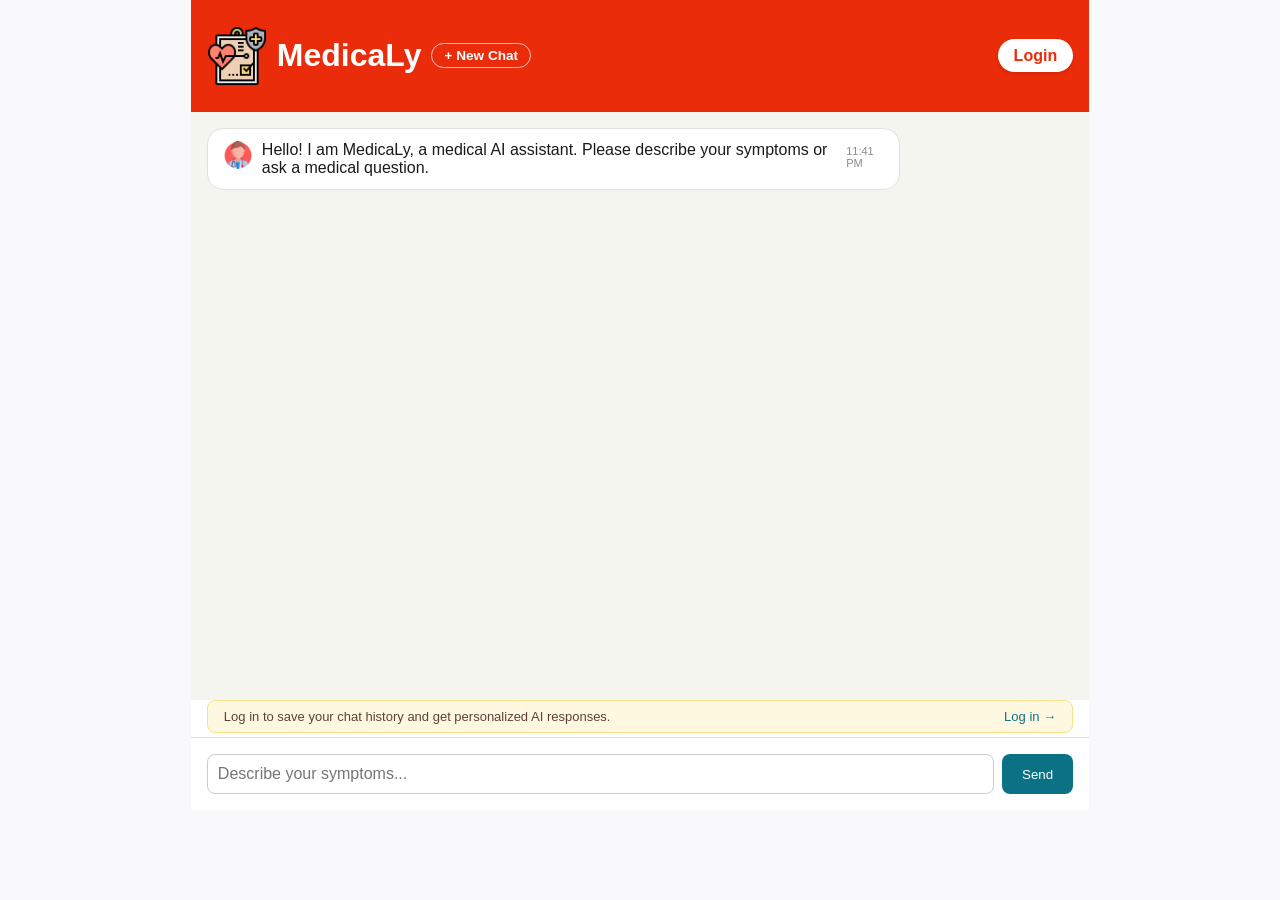
<file: frontend/index.html>
<!DOCTYPE html>
<html lang="en">
<head>
  <meta charset="UTF-8" />
  <meta name="viewport" content="width=device-width, initial-scale=1.0" />
  <title>MedicaLy</title>
  <link rel="stylesheet" href="style.css?v=2" />
  <link rel="icon" href="assets/bot.png" />
</head>
<body>

  <div class="main-layout" style="display: flex; height: 100vh; overflow: hidden;">
    <!-- Sidebar for Chat History -->
    <div id="history-sidebar" style="display:none; width:250px; background:#f4f4f4; border-right:1px solid #ddd; padding:15px; overflow-y:auto; flex-shrink: 0;">
      <h3>Chat History</h3>
      <div id="history-list"></div>
    </div>

    <!-- Main Chat Container -->
    <div class="chat-container" style="flex: 1; max-width: none; border-radius: 0; box-shadow: none;">
      <div class="chat-header">
        <div class="header-left" style="display: flex; align-items: center; gap: 10px;">
          <button id="toggle-sidebar-btn" style="display:none; background:none; border:none; font-size:20px; cursor:pointer;">☰</button>
          <img src="assets/logo.png" alt="MedicaLy" class="logo" />
          <h1>MedicaLy</h1>
          <button onclick="newChat()" style="background:none; border:1.5px solid rgba(255,255,255,0.7); color:white; padding:4px 12px; border-radius:20px; cursor:pointer; font-size:0.85rem; font-weight:600;">+ New Chat</button>
        </div>
        <div class="header-right" id="header-actions">
          <a href="login.html" class="login-btn">Login</a>
        </div>
      </div>

      <div id="chat-box" class="chat-box">
        <!-- Messages will appear here -->
      </div>

      <!-- Guest Banner — shown above input for non-logged-in users -->
      <div id="guest-banner" style="display:none; background:#fff8e1; border:0.5px solid #ffe082; border-radius:8px; padding:8px 16px; font-size:13px; color:#5d4037; margin:0 1rem 4px; align-items:center; justify-content:space-between; gap:12px;">
        <span>Log in to save your chat history and get personalized AI responses.</span>
        <a href="/login.html" style="font-size:13px; font-weight:500; color:#0b7285; white-space:nowrap; text-decoration:none;">Log in →</a>
      </div>
      <form id="chat-form" class="chat-form">
        <input type="text" id="user-input" placeholder="Describe your symptoms..." autocomplete="off" />
        <button type="submit">Send</button>
      </form>
    </div>
  </div>

  <script src="notifications.js"></script>
  <script src="script.js?v=3"></script>
</body>
</html>
</file>
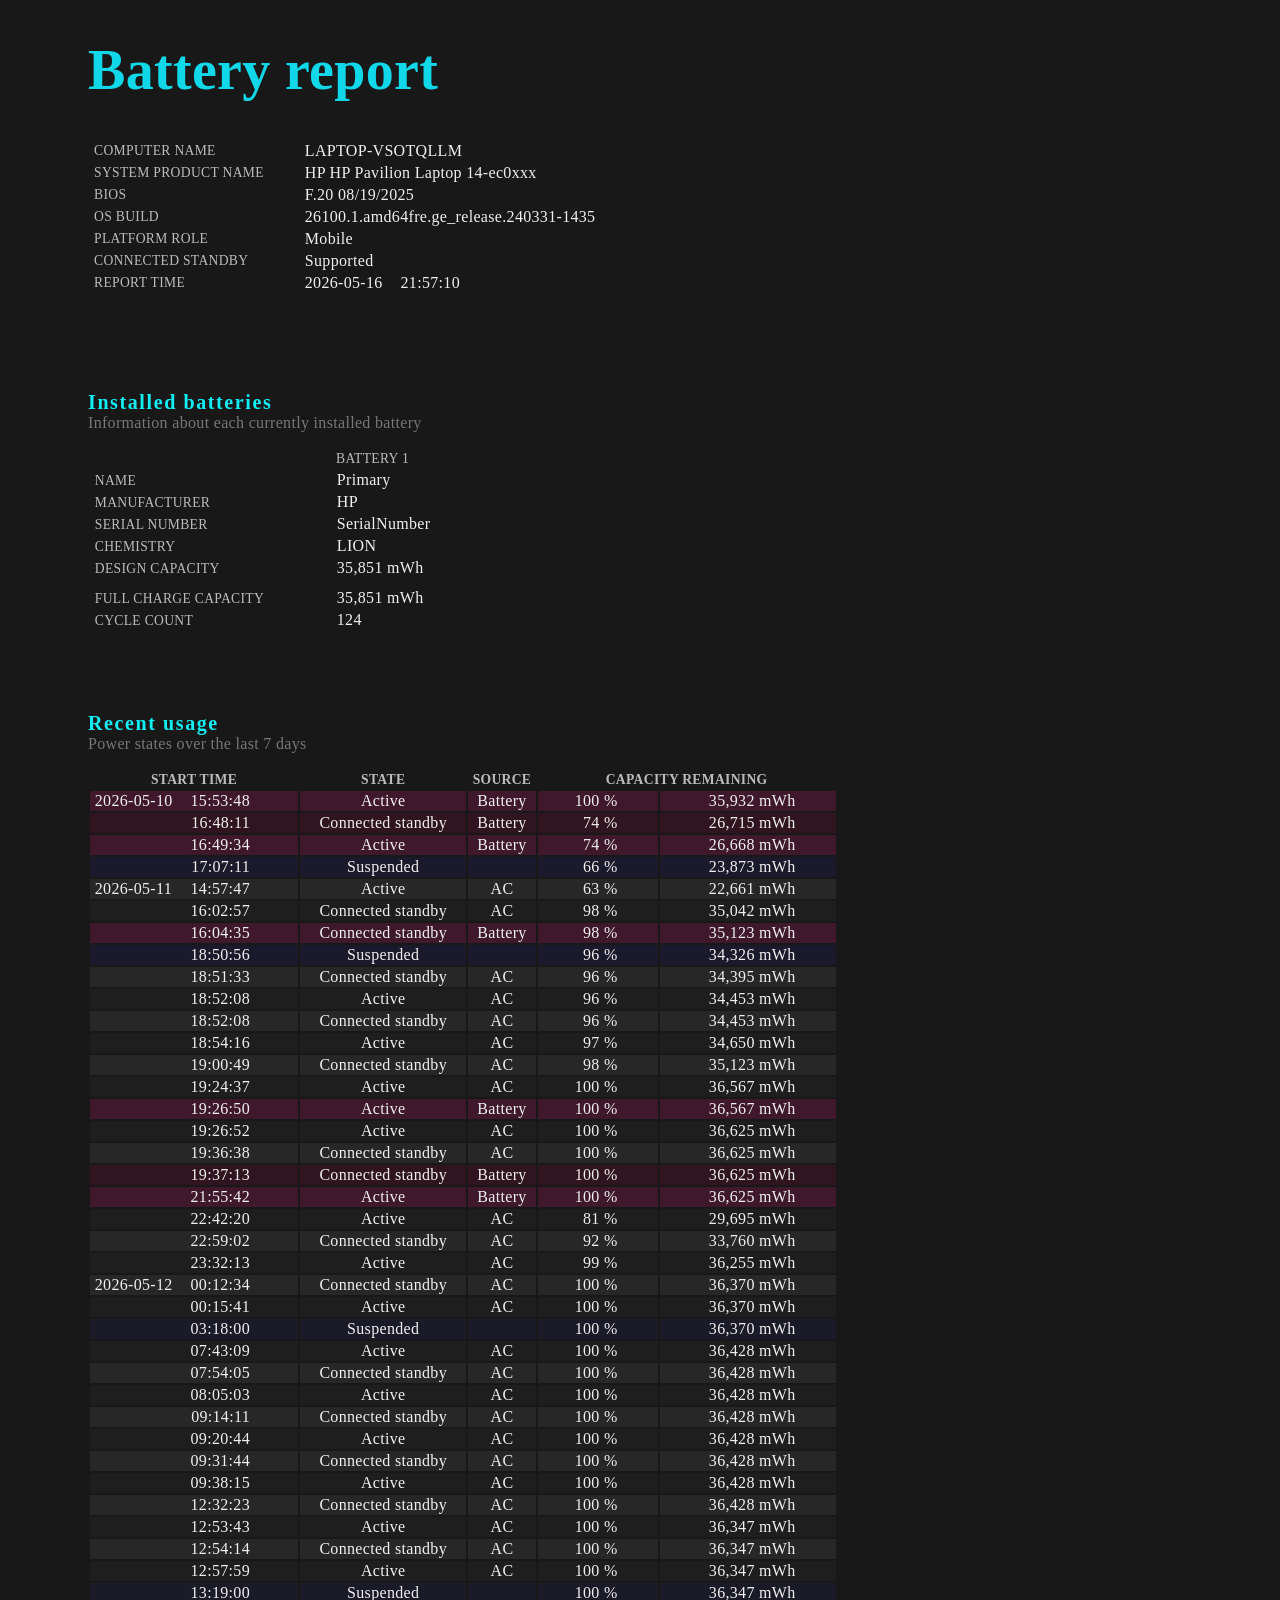
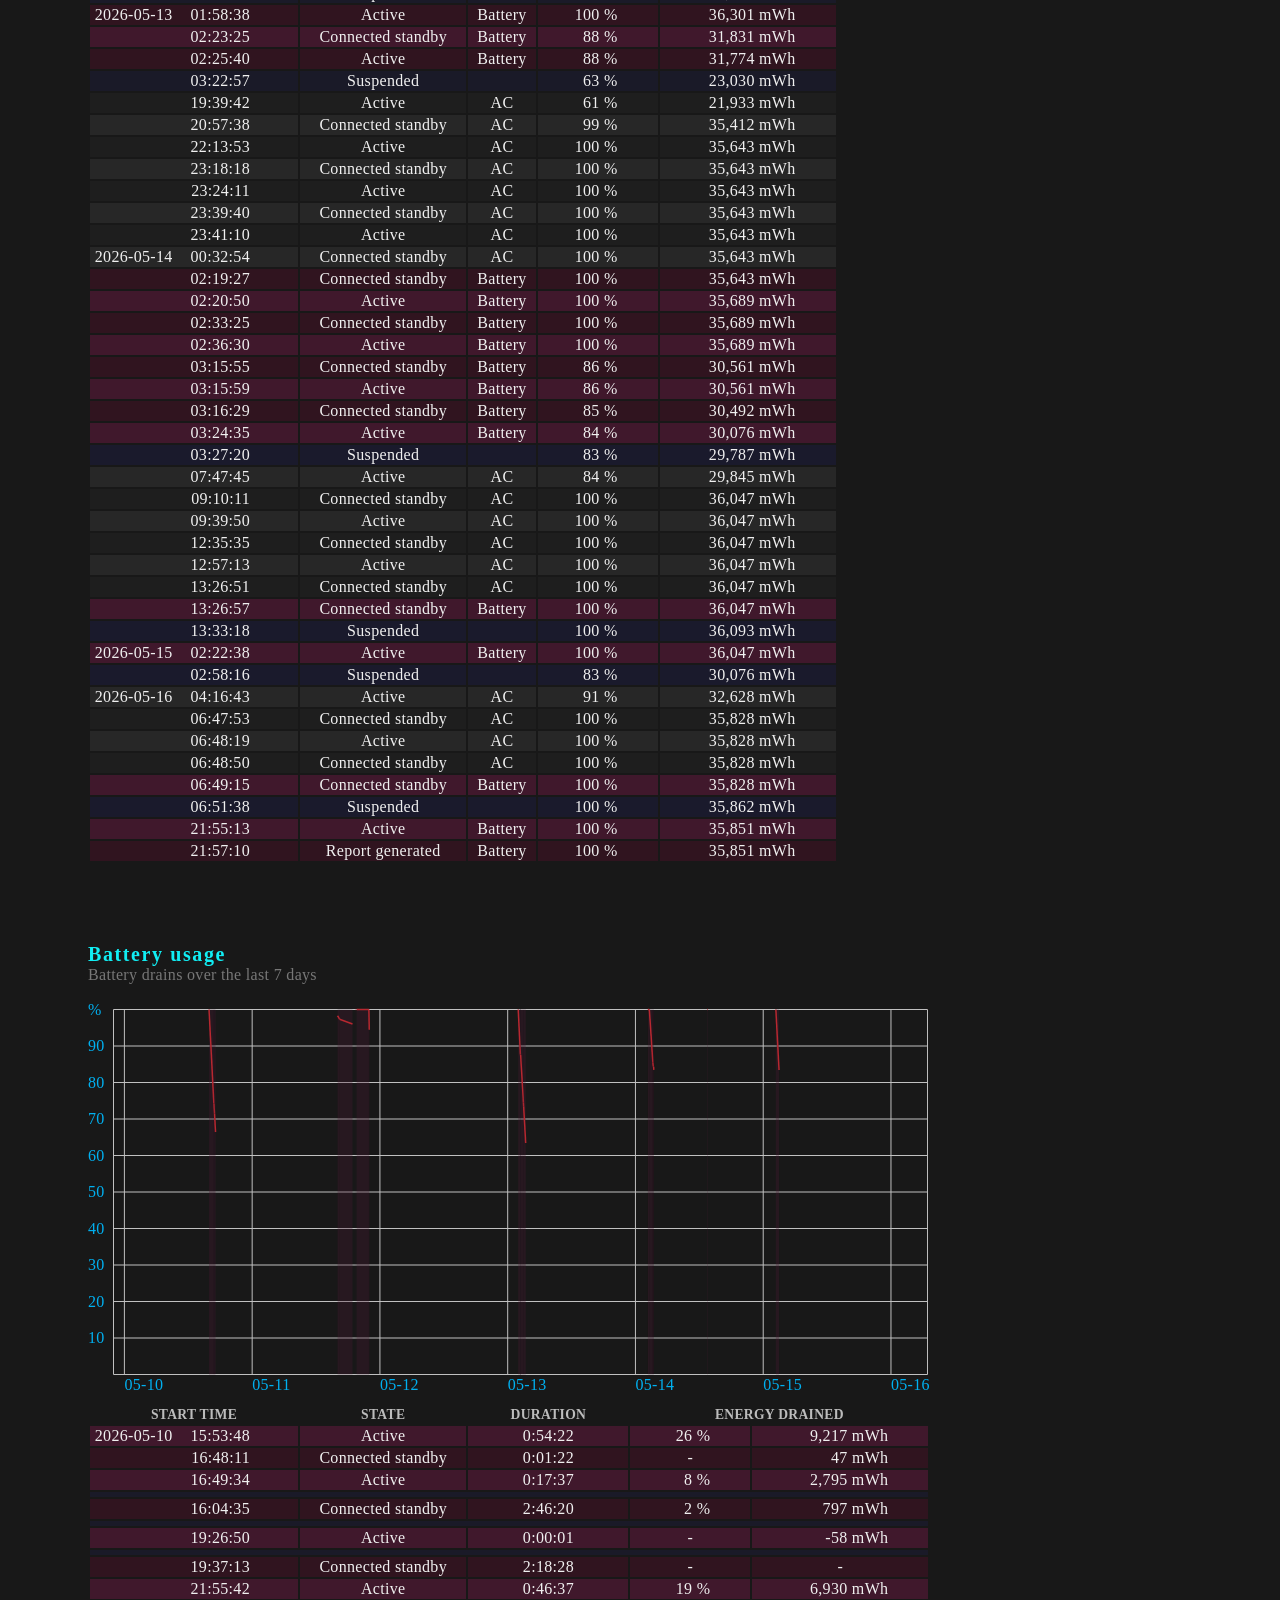
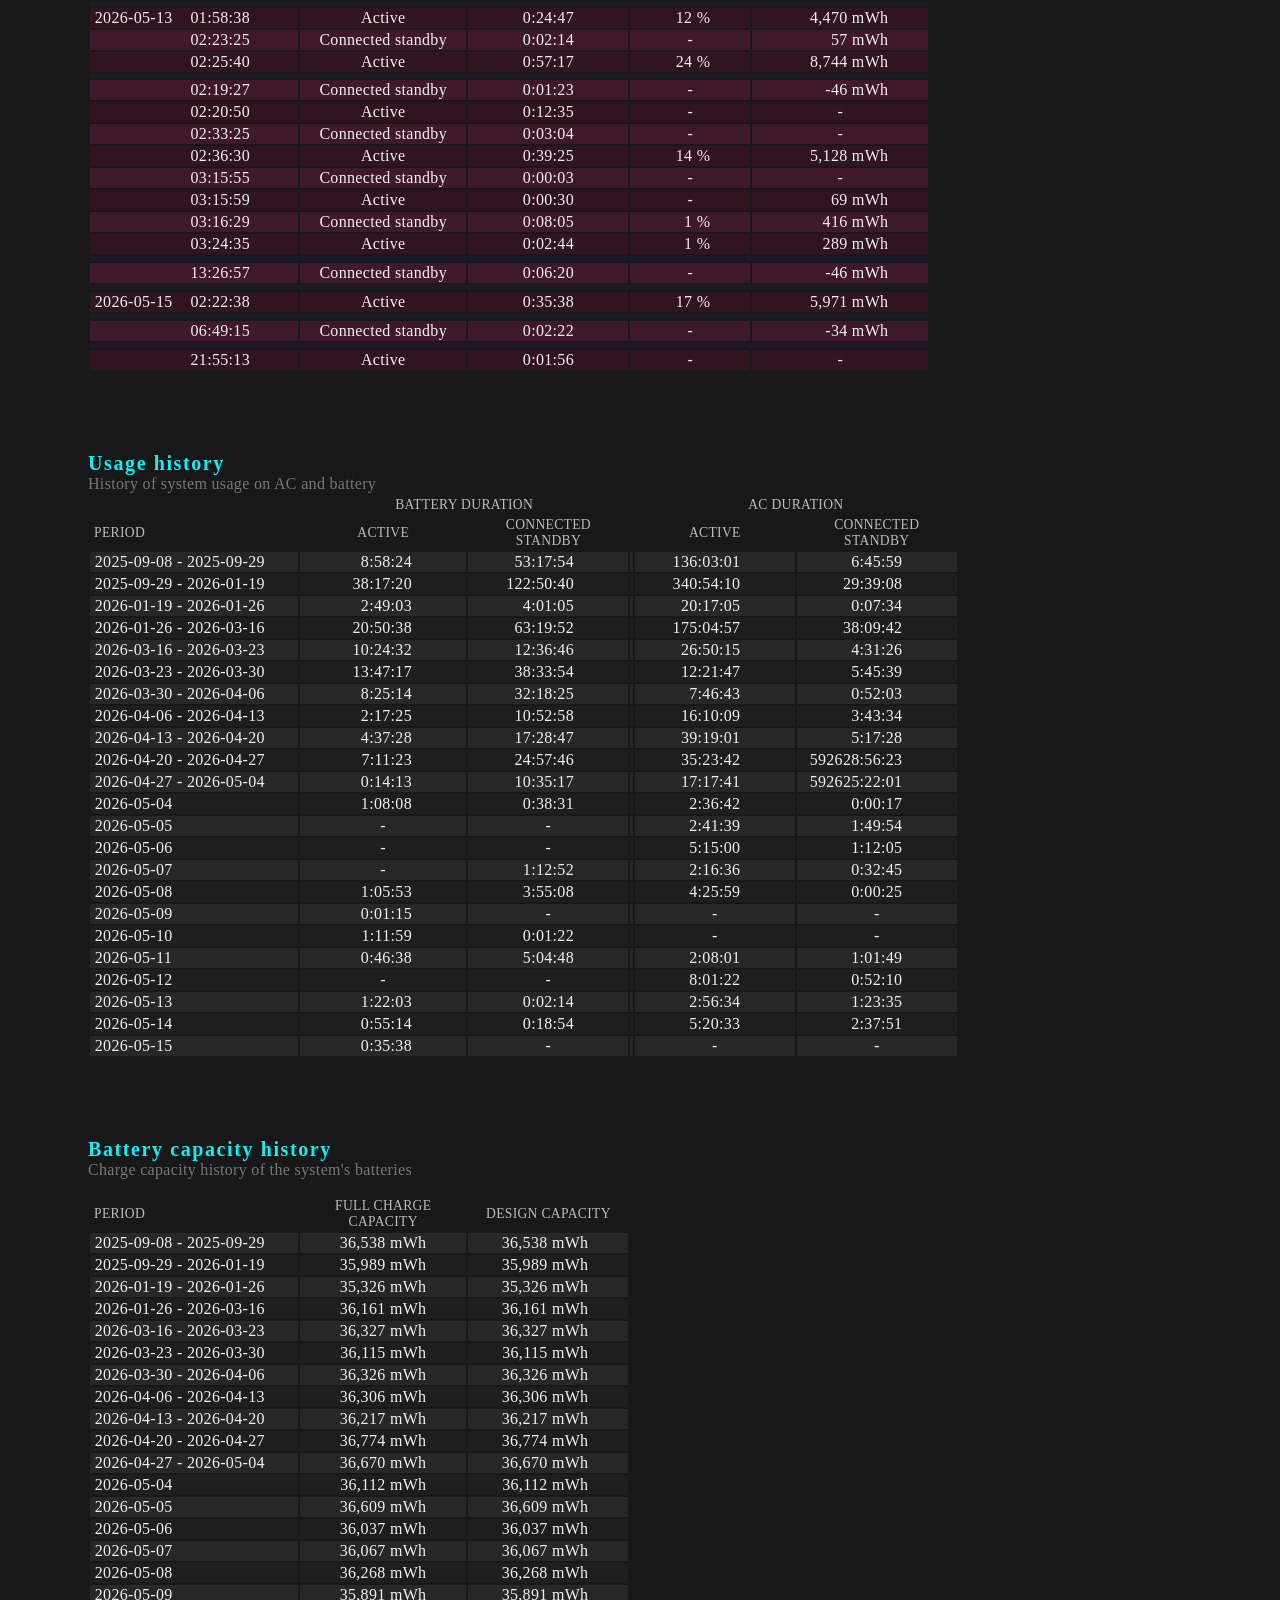
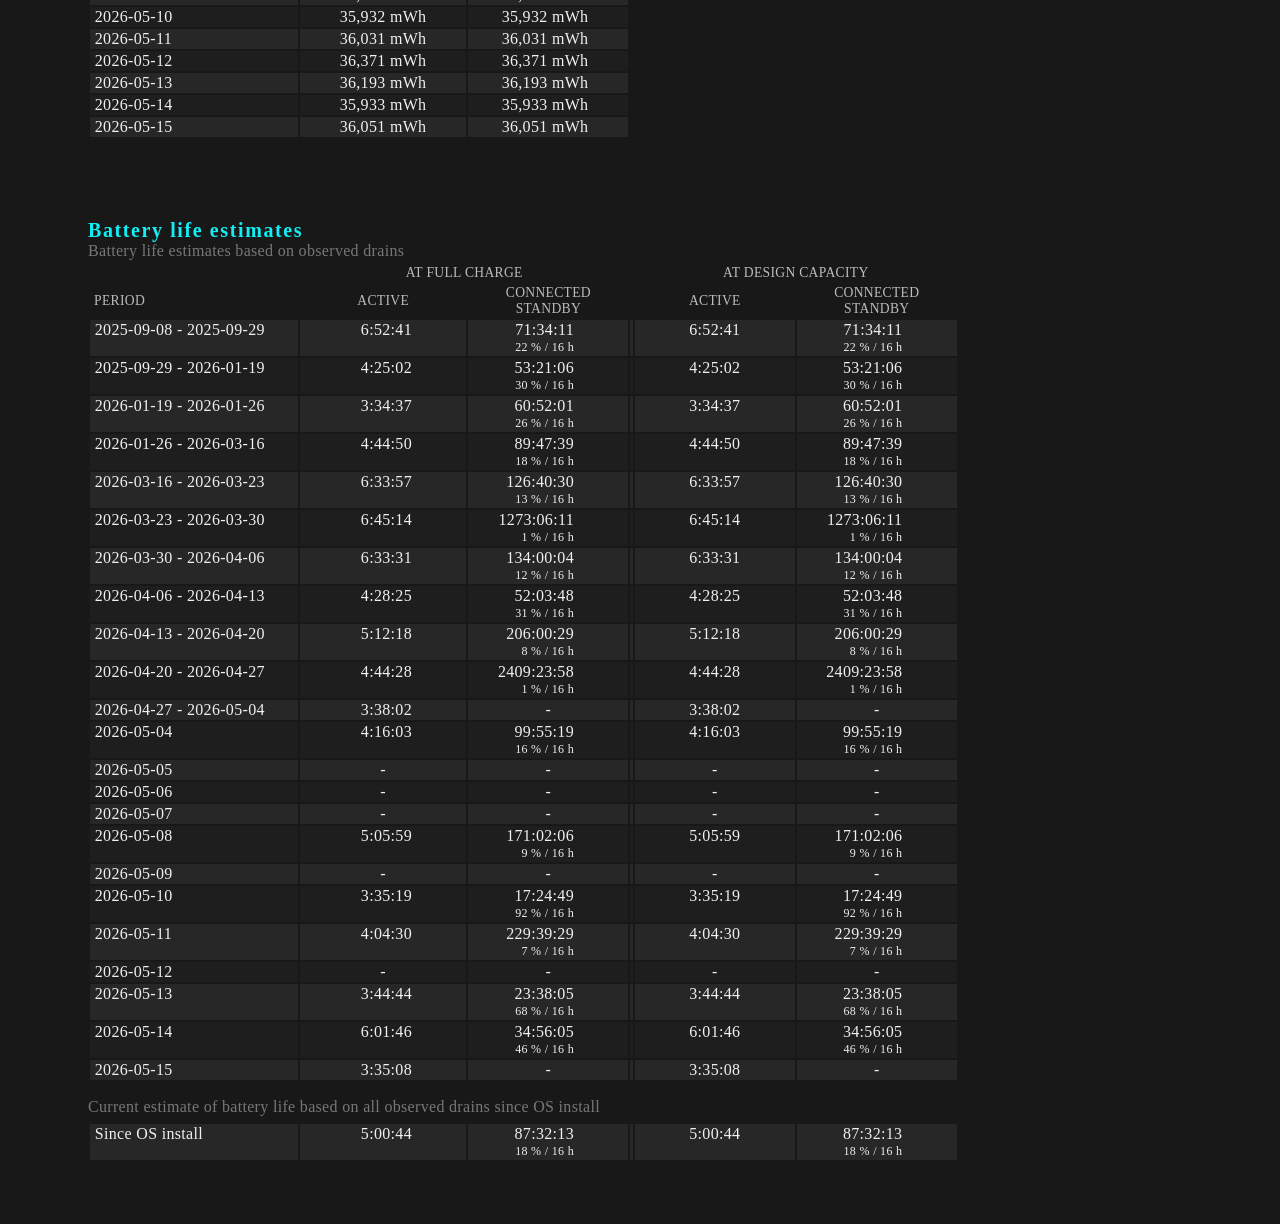
<file: battery-report.html>
﻿<!DOCTYPE html>
<!-- saved from url=(0016)http://localhost -->
<html xmlns="http://www.w3.org/1999/xhtml" xmlns:ms="urn:schemas-microsoft-com:xslt" xmlns:bat="http://schemas.microsoft.com/battery/2012" xmlns:js="http://microsoft.com/kernel"><head><meta http-equiv="X-UA-Compatible" content="IE=edge"/><meta name="ReportUtcOffset" content="+5:30"/><title>Battery report</title><style type="text/css">
      body {
          font-family: Segoe UI Light;
          letter-spacing: 0.02em;
          background-color: #181818;
          color: #F0F0F0;
          margin-left: 5.5em;
      }

      h1 {
          color: #11D8E8;
          font-size: 42pt;
      }

      h2 {
          font-size: 15pt;
          color: #11EEF4;
          margin-top: 4em;
          margin-bottom: 0em;
          letter-spacing: 0.08em;
      }

      td {
          padding-left: 0.3em;
          padding-right: 0.3em;
      }

      .nobatts {
          font-family: Segoe UI Semibold;
          background: #272727;
          color: #ACAC60;
          font-size: 13pt;
          padding-left:0.4em;
          padding-right:0.4em;
          padding-top:0.3em;
          padding-bottom:0.3em;
      }

      .explanation {
          color: #777777;
          font-size: 12pt;
          margin-bottom: 1em;
      }

      .explanation2 {
          color: #777777;
          font-size: 12pt;
          margin-bottom: 0.1em;
      }

      table {
          border-width: 0;
          table-layout: fixed;
          font-family: Segoe UI Light;
          letter-spacing: 0.02em;
          background-color: #181818;
          color: #f0f0f0;
      }

      .even { background: #272727; }
      .odd { background: #1E1E1E; }
      .even.suspend { background: #1A1A28; }
      .odd.suspend { background: #1A1A2C; }

      thead {
          font-family: Segoe UI Semibold;
          font-size: 85%;
          color: #BCBCBC;
      }

      text {
          font-size: 12pt;
          font-family: Segoe UI Light;
          fill: #11EEF4;
      }

      .centered { text-align: center; }

      .label {
          font-family: Segoe UI Semibold;
          font-size: 85%;
          color: #BCBCBC;
      }

      .dc.even { background: #40182C; }
      .dc.odd { background: #30141F; }

      td.colBreak {
          padding: 0;
          width: 0.15em;
      }

      td.state { text-align: center; }

      td.hms {
          font-family: Segoe UI Symbol;
          text-align: right;
          padding-right: 3.4em;
      }

      td.dateTime { font-family: Segoe UI Symbol; }
      td.nullValue { text-align: center; }

      td.percent {
          font-family: Segoe UI Symbol;
          text-align: right;
          padding-right: 2.5em;
      }

      col:first-child { width: 13em; }
      col.col2 { width: 10.4em; }
      col.percent { width: 7.5em; }

      td.mw {
          text-align: right;
          padding-right: 2.5em;
      }

      td.acdc { text-align: center; }

      span.date {
          display: inline-block;
          width: 5.5em;
      }

      span.time {
          text-align: right;
          width: 4.2em;
          display: inline-block;
      }

      text { font-family: Segoe UI Symbol; }

      .noncontigbreak {
          height: 0.3em;
          background-color: #1A1A28;
      }
    </style><script type="text/javascript">
    // Formats a number using the current locale (to handle the 1000's separator).
    // The result is rounded so no decimal point is shown.
    function numberToLocaleString(value) {
        var localeString = Math.round(parseFloat(value + '')).toLocaleString();
        return localeString.substring(0, localeString.indexOf('.'));
    }

    function padLeft(number, length) {
        var str = '' + number;
        while (str.length < length) {
            str = '0' + str;
        }

        return str;
    }

    // Returns the number of milliseconds between 2 date-times represented as strings.
    function msBetween(startTime, endTime) {
        return startTime > endTime
               ? msBetween(endTime, startTime)
               : parseDateTime(endTime) - parseDateTime(startTime);
    }

    var dateFormat = /(\d{4})-(\d{2})-(\d{2})[T](\d{2}):(\d{2}):(\d{2})/

    // Parses a date-time string and returns a Date (i.e. number of milliseconds)
    function parseDateTime(value) {
        if (!value) {
            return 0;
        }

        var match = dateFormat.exec(value)
        if (!match) {
            return 0;
        }

        return Date.parse(match[1] + '/' + match[2] + '/' +
                          match[3] + ' ' + match[4] + ':' +
                          match[5] + ':' + match[6])
    }

    // Parses just the date portion of a date-time string and returns a Date
    // (i.e. number of milliseconds)
    function parseDate(value) {
        if (!value) {
            return 0;
        }

        var match = dateFormat.exec(value)
        if (!match) {
            return 0;
        }

        return Date.parse(match[1] + '/' + match[2] + '/' + match[3])
    }

    var durationFormat = /P((\d+)D)?T((\d+)H)?((\d+)M)?(\d+)S/

    // Convert a string of the form P10DT1H15M40S to a count of milliseconds
    function parseDurationToMs(value) {
        var match = durationFormat.exec(value)
        if (!match) {
            return 0
        }

        var days = parseInt(match[2] || '0');
        var hrs = parseInt(match[4] || '0');
        var mins = parseInt(match[6] || '0');
        var secs = parseInt(match[7] || '0');
        return ((((((days * 24) + hrs) * 60) + mins) * 60) +  secs) * 1000;
    }

    // Converts milliseconds to days
    function msToDays(ms) {
        return (ms / 1000 / 60 / 60 / 24);
    }

    function daysToMs(days) {
        return (days * 24 * 60 * 60 * 1000);
    }

    // Formats a number of milliseconds as h:mm:ss
    function formatDurationMs(value) {
        var ms = parseInt(value);
        var secs = ms / 1000;
        var mins = secs / 60;
        var hrs = Math.floor(mins / 60);
        mins = Math.floor(mins % 60);
        secs = Math.floor(secs % 60);
        return hrs + ':' + padLeft(mins,2) + ':' + padLeft(secs,2);
    }

    // Converts a millisecond timestamp to a day and month string
    // Note: dayOffset is forward from date.
    function dateToDayAndMonth(ms, dayOffset) {
        var adjustedDate = new Date(ms + (dayOffset * 24 * 60 * 60 * 1000));
        return padLeft(adjustedDate.getMonth() + 1, 2) + "-" +
               padLeft(adjustedDate.getDate(), 2);
    }

    // Takes a millisecond timestamp and returns a new millisecond timestamp
    // rounded down to the current day.
    function dateFloor(ms) {
        var dt = new Date(ms);
        return Date.parse(dt.getFullYear() + '/' + (dt.getMonth() + 1) + '/' + dt.getDate());
    }
    
    Timegraph = {
        axisTop: 9.5,
        axisRight: 24.5,
        axisBottom: 25.5,
        axisLeft: 25.5,
        ticks: 10,

        // Maximum number of 24 hour ticks for showing 12 and 6 hour ticks

        ticks12Hour: 8,
        ticks6Hour: 4,

        // Shading

        lineColor: "#B82830",
        shadingColor: "#4d1d35",

        precompute: function (graph) {
            var canvas = graph.canvas;
            var data = graph.data;
            var min = 0;
            var max = 0;

            graph.height = canvas.height - Timegraph.axisTop - Timegraph.axisBottom;
            graph.width = canvas.width - Timegraph.axisLeft - Timegraph.axisRight;
            for (var i = 0; i < data.length; i++) {
                data[i].t0 = parseDateTime(data[i].x0);
                data[i].t1 = parseDateTime(data[i].x1);

                if (i == 0) {
                    min = data[i].t0;
                    max = data[i].t1;
                }

                if (data[i].t0 < min) {
                    min = data[i].t0;
                }

                if (data[i].t1 > max) {
                    max = data[i].t1;
                }

                data[i].yy0 =
                    Timegraph.axisTop + graph.height - data[i].y0 * graph.height;

                data[i].yy1 =
                    Timegraph.axisTop + graph.height - data[i].y1 * graph.height;
            }

            if (graph.startTime != null) {
                graph.startMs = parseDateTime(graph.startTime);

            } else {
                graph.startMs = min;
            }

            graph.endMs = max;
            graph.durationMs = max - min;
        },

        drawFrame: function (graph) {
            var canvas = graph.canvas;
            var context = graph.context;

            graph.width =
                canvas.width - Timegraph.axisRight - Timegraph.axisLeft;

            graph.height =
                canvas.height - Timegraph.axisTop - Timegraph.axisBottom;

            context.beginPath();
            context.moveTo(Timegraph.axisLeft, Timegraph.axisTop);
            context.lineTo(Timegraph.axisLeft + graph.width,
                           Timegraph.axisTop);

            context.lineTo(Timegraph.axisLeft + graph.width,
                           Timegraph.axisTop + graph.height);

            context.lineTo(Timegraph.axisLeft,
                           Timegraph.axisTop + graph.height);

            context.lineTo(Timegraph.axisLeft, Timegraph.axisTop);
            context.strokeStyle = "#c0c0c0";
            context.stroke();
        },

        drawRange: function (graph) {
            var canvas = graph.canvas;
            var context = graph.context;

            context.font = "12pt Segoe UI";
            context.fillStyle = "#00b0f0";
            context.fillText("%", 0, Timegraph.axisTop + 5, Timegraph.axisLeft);

            var tickSpacing = graph.height / 10;
            var offset = Timegraph.axisTop + tickSpacing;
            var tickValue = 90;
            for (var i = 0; i < 9; i++) {
                context.beginPath();
                context.moveTo(Timegraph.axisLeft, offset);
                context.lineTo(Timegraph.axisLeft + graph.width,
                               offset);

                context.stroke();
                context.fillText(tickValue.toString(),
                                 0,
                                 offset + 5,
                                 Timegraph.axisLeft);

                offset += tickSpacing;
                tickValue -= 10;
            }
        },

        drawDomain: function (graph, start, end) {
            var canvas = graph.canvas;
            var context = graph.context;
            var data = graph.data;
            var duration = end - start;
            if ((end < start)) {
                return;
            }

            var startDay = dateFloor(start);
            var t0 = startDay;
            var t1 = dateFloor(end);
            var dayOffset = 0;
            if (start > t0) {
                t0 = t0 + daysToMs(1);
                dayOffset++;
            }

            if (t0 >= t1) {
                return;
            }

            var increment =
                Math.max(Math.floor((t1 - t0) / daysToMs(Timegraph.ticks)), 1);

            var incrementMs = daysToMs(increment);
            var spacing = (incrementMs / duration) * graph.width;
            var offset = (t0 - start) / duration;
            var ticksCount = Math.floor((t1 - t0) / incrementMs);
            for (offset = offset * graph.width + Timegraph.axisLeft;
                 offset < (graph.width + Timegraph.axisLeft);
                 offset += spacing) {

                context.beginPath();
                context.moveTo(offset, Timegraph.axisTop);
                context.lineTo(offset, Timegraph.axisTop + graph.height);
                context.stroke();
                context.fillText(dateToDayAndMonth(startDay, dayOffset),
                                 offset,
                                 Timegraph.axisTop + graph.height + 15,
                                 spacing);

                dayOffset += increment;
            }
        },

        plot: function (graph, start, end) {
            var canvas = graph.canvas;
            var context = graph.context
            var data = graph.data;

            if ((end < start)) {
                return;
            }

            var duration = end - start;
            Timegraph.drawDomain(graph, start, end);
            context.fillStyle = Timegraph.shadingColor;
            for (var i = 0; i < data.length - 1; i++) {
                if ((data[i].t0 < start) || (data[i].t0 > end) ||
                    (data[i].t1 > end)) {

                    continue;
                }

                var x1 = (data[i].t0 - start) / duration;
                x1 = x1 * graph.width + Timegraph.axisLeft;

                var x2 = (data[i].t1 - start) / duration;
                x2 = x2 * graph.width + Timegraph.axisLeft;

                context.globalAlpha = 0.3;
                context.fillRect(x1, Timegraph.axisTop, (x2 - x1), graph.height);
                context.globalAlpha = 1;
                context.beginPath();
                context.strokeStyle = Timegraph.lineColor;
                context.lineWidth = 1.5;
                context.moveTo(x1, data[i].yy0);
                context.lineTo(x2, data[i].yy1);
                context.stroke();
            }
        },

        draw: function (graph) {
            var canvas = document.getElementById(graph.element);
            if (canvas == null) {
                return;
            }

            var context = canvas.getContext('2d');
            if (context == null) {
                return;
            }

            graph.width = 0;
            graph.height = 0;
            graph.context = context;
            graph.canvas = canvas;

            Timegraph.precompute(graph);
            Timegraph.drawFrame(graph);
            Timegraph.drawRange(graph);
            Timegraph.plot(graph, graph.startMs, graph.endMs);
        }
    };
    
    drainGraphData = [
    { x0: "2026-05-10T15:53:48", x1: "2026-05-10T16:48:10", y0: 1, y1: 0.7434876989869754 }, 
{ x0: "2026-05-10T16:48:10", x1: "2026-05-10T16:48:11", y0: 0.7434876989869754, y1: 0.7434876989869754 }, 
{ x0: "2026-05-10T16:48:11", x1: "2026-05-10T16:49:34", y0: 0.7434876989869754, y1: 0.7421796727151285 }, 
{ x0: "2026-05-10T16:49:34", x1: "2026-05-10T16:53:34", y0: 0.7421796727151285, y1: 0.7248413670266058 }, 
{ x0: "2026-05-10T16:53:34", x1: "2026-05-10T16:55:53", y0: 0.7248413670266058, y1: 0.7145441389290883 }, 
{ x0: "2026-05-10T16:55:53", x1: "2026-05-10T17:07:11", y0: 0.7145441389290883, y1: 0.664393855059557 }, 
{ x0: "2026-05-11T16:02:57", x1: "2026-05-11T16:04:35", y0: 0.9802780652921923, y1: 0.9825439897054298 }, 
{ x0: "2026-05-11T16:04:35", x1: "2026-05-11T16:25:21", y0: 0.9825439897054298, y1: 0.973508266427952 }, 
{ x0: "2026-05-11T16:25:21", x1: "2026-05-11T16:25:26", y0: 0.973508266427952, y1: 0.9731725739222872 }, 
{ x0: "2026-05-11T16:25:26", x1: "2026-05-11T18:50:56", y0: 0.9731725739222872, y1: 0.960248412454192 }, 
{ x0: "2026-05-11T19:24:37", x1: "2026-05-11T19:26:50", y0: 1, y1: 1 }, 
{ x0: "2026-05-11T19:36:38", x1: "2026-05-11T19:37:13", y0: 1, y1: 1 }, 
{ x0: "2026-05-11T19:37:13", x1: "2026-05-11T21:55:42", y0: 1, y1: 1 }, 
{ x0: "2026-05-11T21:55:42", x1: "2026-05-11T21:55:42", y0: 1, y1: 1 }, 
{ x0: "2026-05-11T21:55:42", x1: "2026-05-11T21:59:35", y0: 1, y1: 0.9447918088737202 }, 
{ x0: "2026-05-13T01:58:38", x1: "2026-05-13T02:23:25", y0: 1, y1: 0.8768628963389439 }, 
{ x0: "2026-05-13T02:23:25", x1: "2026-05-13T02:23:25", y0: 0.8768628963389439, y1: 0.8768628963389439 }, 
{ x0: "2026-05-13T02:23:25", x1: "2026-05-13T02:25:40", y0: 0.8768628963389439, y1: 0.8752926916613868 }, 
{ x0: "2026-05-13T02:25:40", x1: "2026-05-13T02:57:35", y0: 0.8752926916613868, y1: 0.7445249442164128 }, 
{ x0: "2026-05-13T02:57:35", x1: "2026-05-13T02:59:40", y0: 0.7445249442164128, y1: 0.7349659788986529 }, 
{ x0: "2026-05-13T02:59:40", x1: "2026-05-13T03:22:57", y0: 0.7349659788986529, y1: 0.6344177846340321 }, 
{ x0: "2026-05-14T02:19:25", x1: "2026-05-14T02:19:27", y0: 1, y1: 1 }, 
{ x0: "2026-05-14T02:19:27", x1: "2026-05-14T02:19:28", y0: 1, y1: 1 }, 
{ x0: "2026-05-14T02:19:28", x1: "2026-05-14T02:20:50", y0: 1, y1: 1 }, 
{ x0: "2026-05-14T02:20:50", x1: "2026-05-14T02:33:25", y0: 1, y1: 1 }, 
{ x0: "2026-05-14T02:33:25", x1: "2026-05-14T02:36:30", y0: 1, y1: 1 }, 
{ x0: "2026-05-14T02:36:30", x1: "2026-05-14T03:15:55", y0: 1, y1: 0.8563142705035165 }, 
{ x0: "2026-05-14T03:15:55", x1: "2026-05-14T03:15:59", y0: 0.8563142705035165, y1: 0.8563142705035165 }, 
{ x0: "2026-05-14T03:15:59", x1: "2026-05-14T03:16:29", y0: 0.8563142705035165, y1: 0.8543809016783883 }, 
{ x0: "2026-05-14T03:16:29", x1: "2026-05-14T03:21:00", y0: 0.8543809016783883, y1: 0.8443217798201127 }, 
{ x0: "2026-05-14T03:21:00", x1: "2026-05-14T03:21:10", y0: 0.8443217798201127, y1: 0.8440135616016139 }, 
{ x0: "2026-05-14T03:21:10", x1: "2026-05-14T03:24:35", y0: 0.8440135616016139, y1: 0.8427246490515284 }, 
{ x0: "2026-05-14T03:24:35", x1: "2026-05-14T03:27:20", y0: 0.8427246490515284, y1: 0.8346269158564263 }, 
{ x0: "2026-05-14T13:26:51", x1: "2026-05-14T13:26:57", y0: 1, y1: 1 }, 
{ x0: "2026-05-14T13:26:57", x1: "2026-05-14T13:27:01", y0: 1, y1: 1 }, 
{ x0: "2026-05-14T13:27:01", x1: "2026-05-14T13:33:18", y0: 1, y1: 1 }, 
{ x0: "2026-05-15T02:22:38", x1: "2026-05-15T02:58:16", y0: 1, y1: 0.8343551474463894 }, 
{ x0: "2026-05-16T06:48:50", x1: "2026-05-16T06:49:15", y0: 1, y1: 1 }, 
{ x0: "2026-05-16T06:49:15", x1: "2026-05-16T06:49:19", y0: 1, y1: 1 }, 
{ x0: "2026-05-16T06:49:19", x1: "2026-05-16T06:51:38", y0: 1, y1: 1 }, 

    ];
    
    function main() {
        Timegraph.draw({
            element: "drain-graph",
            data: drainGraphData,
            startTime: "2026-05-09T21:57:10",
            endTime: "2026-05-16T21:57:10",
        });
    }

    if (window.addEventListener != null) {
        window.addEventListener("load", main, false);

    } else if (window.attachEvent != null) {
        window.attachEvent("onload", main);
    }
    </script></head><body><h1>
      Battery report
    </h1><table style="margin-bottom: 6em;"><col/><tr><td class="label">
          COMPUTER NAME
        </td><td>LAPTOP-VSOTQLLM</td></tr><tr><td class="label">
          SYSTEM PRODUCT NAME
        </td><td>HP HP Pavilion Laptop 14-ec0xxx</td></tr><tr><td class="label">
          BIOS
        </td><td>F.20 08/19/2025</td></tr><tr><td class="label">
          OS BUILD
        </td><td>26100.1.amd64fre.ge_release.240331-1435</td></tr><tr><td class="label">
          PLATFORM ROLE
        </td><td>Mobile</td></tr><tr><td class="label">
          CONNECTED STANDBY
        </td><td>Supported</td></tr><tr><td class="label">
          REPORT TIME
        </td><td class="dateTime"><span class="date">2026-05-16 </span><span class="time">21:57:10</span></td></tr></table><h2>
      Installed batteries
    </h2><div class="explanation">
      Information about each currently installed battery
    </div><table><colgroup><col style="width: 15em;"/><col style="width: 14em;"/></colgroup><thead><tr><td> </td><td>
                  BATTERY
                  1</td></tr></thead><tr><td><span class="label">NAME</span></td><td>Primary</td></tr><tr><td><span class="label">MANUFACTURER</span></td><td>HP</td></tr><tr><td><span class="label">SERIAL NUMBER</span></td><td>SerialNumber</td></tr><tr><td><span class="label">CHEMISTRY</span></td><td>LION</td></tr><tr><td><span class="label">DESIGN CAPACITY</span></td><td>35,851 mWh
      </td></tr><tr style="height:0.4em;"></tr><tr><td><span class="label">FULL CHARGE CAPACITY</span></td><td>35,851 mWh
      </td></tr><tr><td><span class="label">CYCLE COUNT</span></td><td>124</td></tr></table><h2>Recent usage</h2><div class="explanation">
      Power states over the last 7 days
    </div><table><colgroup><col/><col class="col2"/><col style="width: 4.2em;"/><col class="percent"/><col style="width: 11em;"/></colgroup><thead><tr><th>
            START TIME
          </th><th class="centered">
            STATE
          </th><th class="centered">
            SOURCE
          </th><th colspan="2" class="centered">
            CAPACITY REMAINING
          </th></tr></thead><tr class="even dc 1"><td class="dateTime"><span class="date">2026-05-10 </span><span class="time">15:53:48</span></td><td class="state">
        Active
      </td><td class="acdc">
        Battery
      </td><td class="percent">100 %
        </td><td class="mw">35,932 mWh
        </td></tr><tr class="odd dc 2"><td class="dateTime"><span class="date"> </span><span class="time">16:48:11</span></td><td class="state">
            Connected standby
          </td><td class="acdc">
        Battery
      </td><td class="percent">74 %
        </td><td class="mw">26,715 mWh
        </td></tr><tr class="even dc 3"><td class="dateTime"><span class="date"> </span><span class="time">16:49:34</span></td><td class="state">
        Active
      </td><td class="acdc">
        Battery
      </td><td class="percent">74 %
        </td><td class="mw">26,668 mWh
        </td></tr><tr class="odd suspend 4"><td class="dateTime"><span class="date"> </span><span class="time">17:07:11</span></td><td class="state">
        Suspended
      </td><td class="acdc"></td><td class="percent">66 %
        </td><td class="mw">23,873 mWh
        </td></tr><tr class="even  5"><td class="dateTime"><span class="date">2026-05-11 </span><span class="time">14:57:47</span></td><td class="state">
        Active
      </td><td class="acdc">
        AC
      </td><td class="percent">63 %
        </td><td class="mw">22,661 mWh
        </td></tr><tr class="odd  6"><td class="dateTime"><span class="date"> </span><span class="time">16:02:57</span></td><td class="state">
            Connected standby
          </td><td class="acdc">
        AC
      </td><td class="percent">98 %
        </td><td class="mw">35,042 mWh
        </td></tr><tr class="even dc 7"><td class="dateTime"><span class="date"> </span><span class="time">16:04:35</span></td><td class="state">
            Connected standby
          </td><td class="acdc">
        Battery
      </td><td class="percent">98 %
        </td><td class="mw">35,123 mWh
        </td></tr><tr class="odd suspend 8"><td class="dateTime"><span class="date"> </span><span class="time">18:50:56</span></td><td class="state">
        Suspended
      </td><td class="acdc"></td><td class="percent">96 %
        </td><td class="mw">34,326 mWh
        </td></tr><tr class="even  9"><td class="dateTime"><span class="date"> </span><span class="time">18:51:33</span></td><td class="state">
            Connected standby
          </td><td class="acdc">
        AC
      </td><td class="percent">96 %
        </td><td class="mw">34,395 mWh
        </td></tr><tr class="odd  10"><td class="dateTime"><span class="date"> </span><span class="time">18:52:08</span></td><td class="state">
        Active
      </td><td class="acdc">
        AC
      </td><td class="percent">96 %
        </td><td class="mw">34,453 mWh
        </td></tr><tr class="even  11"><td class="dateTime"><span class="date"> </span><span class="time">18:52:08</span></td><td class="state">
            Connected standby
          </td><td class="acdc">
        AC
      </td><td class="percent">96 %
        </td><td class="mw">34,453 mWh
        </td></tr><tr class="odd  12"><td class="dateTime"><span class="date"> </span><span class="time">18:54:16</span></td><td class="state">
        Active
      </td><td class="acdc">
        AC
      </td><td class="percent">97 %
        </td><td class="mw">34,650 mWh
        </td></tr><tr class="even  13"><td class="dateTime"><span class="date"> </span><span class="time">19:00:49</span></td><td class="state">
            Connected standby
          </td><td class="acdc">
        AC
      </td><td class="percent">98 %
        </td><td class="mw">35,123 mWh
        </td></tr><tr class="odd  14"><td class="dateTime"><span class="date"> </span><span class="time">19:24:37</span></td><td class="state">
        Active
      </td><td class="acdc">
        AC
      </td><td class="percent">100 %
        </td><td class="mw">36,567 mWh
        </td></tr><tr class="even dc 15"><td class="dateTime"><span class="date"> </span><span class="time">19:26:50</span></td><td class="state">
        Active
      </td><td class="acdc">
        Battery
      </td><td class="percent">100 %
        </td><td class="mw">36,567 mWh
        </td></tr><tr class="odd  16"><td class="dateTime"><span class="date"> </span><span class="time">19:26:52</span></td><td class="state">
        Active
      </td><td class="acdc">
        AC
      </td><td class="percent">100 %
        </td><td class="mw">36,625 mWh
        </td></tr><tr class="even  17"><td class="dateTime"><span class="date"> </span><span class="time">19:36:38</span></td><td class="state">
            Connected standby
          </td><td class="acdc">
        AC
      </td><td class="percent">100 %
        </td><td class="mw">36,625 mWh
        </td></tr><tr class="odd dc 18"><td class="dateTime"><span class="date"> </span><span class="time">19:37:13</span></td><td class="state">
            Connected standby
          </td><td class="acdc">
        Battery
      </td><td class="percent">100 %
        </td><td class="mw">36,625 mWh
        </td></tr><tr class="even dc 19"><td class="dateTime"><span class="date"> </span><span class="time">21:55:42</span></td><td class="state">
        Active
      </td><td class="acdc">
        Battery
      </td><td class="percent">100 %
        </td><td class="mw">36,625 mWh
        </td></tr><tr class="odd  20"><td class="dateTime"><span class="date"> </span><span class="time">22:42:20</span></td><td class="state">
        Active
      </td><td class="acdc">
        AC
      </td><td class="percent">81 %
        </td><td class="mw">29,695 mWh
        </td></tr><tr class="even  21"><td class="dateTime"><span class="date"> </span><span class="time">22:59:02</span></td><td class="state">
            Connected standby
          </td><td class="acdc">
        AC
      </td><td class="percent">92 %
        </td><td class="mw">33,760 mWh
        </td></tr><tr class="odd  22"><td class="dateTime"><span class="date"> </span><span class="time">23:32:13</span></td><td class="state">
        Active
      </td><td class="acdc">
        AC
      </td><td class="percent">99 %
        </td><td class="mw">36,255 mWh
        </td></tr><tr class="even  23"><td class="dateTime"><span class="date">2026-05-12 </span><span class="time">00:12:34</span></td><td class="state">
            Connected standby
          </td><td class="acdc">
        AC
      </td><td class="percent">100 %
        </td><td class="mw">36,370 mWh
        </td></tr><tr class="odd  24"><td class="dateTime"><span class="date"> </span><span class="time">00:15:41</span></td><td class="state">
        Active
      </td><td class="acdc">
        AC
      </td><td class="percent">100 %
        </td><td class="mw">36,370 mWh
        </td></tr><tr class="even suspend 25"><td class="dateTime"><span class="date"> </span><span class="time">03:18:00</span></td><td class="state">
        Suspended
      </td><td class="acdc"></td><td class="percent">100 %
        </td><td class="mw">36,370 mWh
        </td></tr><tr class="odd  26"><td class="dateTime"><span class="date"> </span><span class="time">07:43:09</span></td><td class="state">
        Active
      </td><td class="acdc">
        AC
      </td><td class="percent">100 %
        </td><td class="mw">36,428 mWh
        </td></tr><tr class="even  27"><td class="dateTime"><span class="date"> </span><span class="time">07:54:05</span></td><td class="state">
            Connected standby
          </td><td class="acdc">
        AC
      </td><td class="percent">100 %
        </td><td class="mw">36,428 mWh
        </td></tr><tr class="odd  28"><td class="dateTime"><span class="date"> </span><span class="time">08:05:03</span></td><td class="state">
        Active
      </td><td class="acdc">
        AC
      </td><td class="percent">100 %
        </td><td class="mw">36,428 mWh
        </td></tr><tr class="even  29"><td class="dateTime"><span class="date"> </span><span class="time">09:14:11</span></td><td class="state">
            Connected standby
          </td><td class="acdc">
        AC
      </td><td class="percent">100 %
        </td><td class="mw">36,428 mWh
        </td></tr><tr class="odd  30"><td class="dateTime"><span class="date"> </span><span class="time">09:20:44</span></td><td class="state">
        Active
      </td><td class="acdc">
        AC
      </td><td class="percent">100 %
        </td><td class="mw">36,428 mWh
        </td></tr><tr class="even  31"><td class="dateTime"><span class="date"> </span><span class="time">09:31:44</span></td><td class="state">
            Connected standby
          </td><td class="acdc">
        AC
      </td><td class="percent">100 %
        </td><td class="mw">36,428 mWh
        </td></tr><tr class="odd  32"><td class="dateTime"><span class="date"> </span><span class="time">09:38:15</span></td><td class="state">
        Active
      </td><td class="acdc">
        AC
      </td><td class="percent">100 %
        </td><td class="mw">36,428 mWh
        </td></tr><tr class="even  33"><td class="dateTime"><span class="date"> </span><span class="time">12:32:23</span></td><td class="state">
            Connected standby
          </td><td class="acdc">
        AC
      </td><td class="percent">100 %
        </td><td class="mw">36,428 mWh
        </td></tr><tr class="odd  34"><td class="dateTime"><span class="date"> </span><span class="time">12:53:43</span></td><td class="state">
        Active
      </td><td class="acdc">
        AC
      </td><td class="percent">100 %
        </td><td class="mw">36,347 mWh
        </td></tr><tr class="even  35"><td class="dateTime"><span class="date"> </span><span class="time">12:54:14</span></td><td class="state">
            Connected standby
          </td><td class="acdc">
        AC
      </td><td class="percent">100 %
        </td><td class="mw">36,347 mWh
        </td></tr><tr class="odd  36"><td class="dateTime"><span class="date"> </span><span class="time">12:57:59</span></td><td class="state">
        Active
      </td><td class="acdc">
        AC
      </td><td class="percent">100 %
        </td><td class="mw">36,347 mWh
        </td></tr><tr class="even suspend 37"><td class="dateTime"><span class="date"> </span><span class="time">13:19:00</span></td><td class="state">
        Suspended
      </td><td class="acdc"></td><td class="percent">100 %
        </td><td class="mw">36,347 mWh
        </td></tr><tr class="odd dc 38"><td class="dateTime"><span class="date">2026-05-13 </span><span class="time">01:58:38</span></td><td class="state">
        Active
      </td><td class="acdc">
        Battery
      </td><td class="percent">100 %
        </td><td class="mw">36,301 mWh
        </td></tr><tr class="even dc 39"><td class="dateTime"><span class="date"> </span><span class="time">02:23:25</span></td><td class="state">
            Connected standby
          </td><td class="acdc">
        Battery
      </td><td class="percent">88 %
        </td><td class="mw">31,831 mWh
        </td></tr><tr class="odd dc 40"><td class="dateTime"><span class="date"> </span><span class="time">02:25:40</span></td><td class="state">
        Active
      </td><td class="acdc">
        Battery
      </td><td class="percent">88 %
        </td><td class="mw">31,774 mWh
        </td></tr><tr class="even suspend 41"><td class="dateTime"><span class="date"> </span><span class="time">03:22:57</span></td><td class="state">
        Suspended
      </td><td class="acdc"></td><td class="percent">63 %
        </td><td class="mw">23,030 mWh
        </td></tr><tr class="odd  42"><td class="dateTime"><span class="date"> </span><span class="time">19:39:42</span></td><td class="state">
        Active
      </td><td class="acdc">
        AC
      </td><td class="percent">61 %
        </td><td class="mw">21,933 mWh
        </td></tr><tr class="even  43"><td class="dateTime"><span class="date"> </span><span class="time">20:57:38</span></td><td class="state">
            Connected standby
          </td><td class="acdc">
        AC
      </td><td class="percent">99 %
        </td><td class="mw">35,412 mWh
        </td></tr><tr class="odd  44"><td class="dateTime"><span class="date"> </span><span class="time">22:13:53</span></td><td class="state">
        Active
      </td><td class="acdc">
        AC
      </td><td class="percent">100 %
        </td><td class="mw">35,643 mWh
        </td></tr><tr class="even  45"><td class="dateTime"><span class="date"> </span><span class="time">23:18:18</span></td><td class="state">
            Connected standby
          </td><td class="acdc">
        AC
      </td><td class="percent">100 %
        </td><td class="mw">35,643 mWh
        </td></tr><tr class="odd  46"><td class="dateTime"><span class="date"> </span><span class="time">23:24:11</span></td><td class="state">
        Active
      </td><td class="acdc">
        AC
      </td><td class="percent">100 %
        </td><td class="mw">35,643 mWh
        </td></tr><tr class="even  47"><td class="dateTime"><span class="date"> </span><span class="time">23:39:40</span></td><td class="state">
            Connected standby
          </td><td class="acdc">
        AC
      </td><td class="percent">100 %
        </td><td class="mw">35,643 mWh
        </td></tr><tr class="odd  48"><td class="dateTime"><span class="date"> </span><span class="time">23:41:10</span></td><td class="state">
        Active
      </td><td class="acdc">
        AC
      </td><td class="percent">100 %
        </td><td class="mw">35,643 mWh
        </td></tr><tr class="even  49"><td class="dateTime"><span class="date">2026-05-14 </span><span class="time">00:32:54</span></td><td class="state">
            Connected standby
          </td><td class="acdc">
        AC
      </td><td class="percent">100 %
        </td><td class="mw">35,643 mWh
        </td></tr><tr class="odd dc 50"><td class="dateTime"><span class="date"> </span><span class="time">02:19:27</span></td><td class="state">
            Connected standby
          </td><td class="acdc">
        Battery
      </td><td class="percent">100 %
        </td><td class="mw">35,643 mWh
        </td></tr><tr class="even dc 51"><td class="dateTime"><span class="date"> </span><span class="time">02:20:50</span></td><td class="state">
        Active
      </td><td class="acdc">
        Battery
      </td><td class="percent">100 %
        </td><td class="mw">35,689 mWh
        </td></tr><tr class="odd dc 52"><td class="dateTime"><span class="date"> </span><span class="time">02:33:25</span></td><td class="state">
            Connected standby
          </td><td class="acdc">
        Battery
      </td><td class="percent">100 %
        </td><td class="mw">35,689 mWh
        </td></tr><tr class="even dc 53"><td class="dateTime"><span class="date"> </span><span class="time">02:36:30</span></td><td class="state">
        Active
      </td><td class="acdc">
        Battery
      </td><td class="percent">100 %
        </td><td class="mw">35,689 mWh
        </td></tr><tr class="odd dc 54"><td class="dateTime"><span class="date"> </span><span class="time">03:15:55</span></td><td class="state">
            Connected standby
          </td><td class="acdc">
        Battery
      </td><td class="percent">86 %
        </td><td class="mw">30,561 mWh
        </td></tr><tr class="even dc 55"><td class="dateTime"><span class="date"> </span><span class="time">03:15:59</span></td><td class="state">
        Active
      </td><td class="acdc">
        Battery
      </td><td class="percent">86 %
        </td><td class="mw">30,561 mWh
        </td></tr><tr class="odd dc 56"><td class="dateTime"><span class="date"> </span><span class="time">03:16:29</span></td><td class="state">
            Connected standby
          </td><td class="acdc">
        Battery
      </td><td class="percent">85 %
        </td><td class="mw">30,492 mWh
        </td></tr><tr class="even dc 57"><td class="dateTime"><span class="date"> </span><span class="time">03:24:35</span></td><td class="state">
        Active
      </td><td class="acdc">
        Battery
      </td><td class="percent">84 %
        </td><td class="mw">30,076 mWh
        </td></tr><tr class="odd suspend 58"><td class="dateTime"><span class="date"> </span><span class="time">03:27:20</span></td><td class="state">
        Suspended
      </td><td class="acdc"></td><td class="percent">83 %
        </td><td class="mw">29,787 mWh
        </td></tr><tr class="even  59"><td class="dateTime"><span class="date"> </span><span class="time">07:47:45</span></td><td class="state">
        Active
      </td><td class="acdc">
        AC
      </td><td class="percent">84 %
        </td><td class="mw">29,845 mWh
        </td></tr><tr class="odd  60"><td class="dateTime"><span class="date"> </span><span class="time">09:10:11</span></td><td class="state">
            Connected standby
          </td><td class="acdc">
        AC
      </td><td class="percent">100 %
        </td><td class="mw">36,047 mWh
        </td></tr><tr class="even  61"><td class="dateTime"><span class="date"> </span><span class="time">09:39:50</span></td><td class="state">
        Active
      </td><td class="acdc">
        AC
      </td><td class="percent">100 %
        </td><td class="mw">36,047 mWh
        </td></tr><tr class="odd  62"><td class="dateTime"><span class="date"> </span><span class="time">12:35:35</span></td><td class="state">
            Connected standby
          </td><td class="acdc">
        AC
      </td><td class="percent">100 %
        </td><td class="mw">36,047 mWh
        </td></tr><tr class="even  63"><td class="dateTime"><span class="date"> </span><span class="time">12:57:13</span></td><td class="state">
        Active
      </td><td class="acdc">
        AC
      </td><td class="percent">100 %
        </td><td class="mw">36,047 mWh
        </td></tr><tr class="odd  64"><td class="dateTime"><span class="date"> </span><span class="time">13:26:51</span></td><td class="state">
            Connected standby
          </td><td class="acdc">
        AC
      </td><td class="percent">100 %
        </td><td class="mw">36,047 mWh
        </td></tr><tr class="even dc 65"><td class="dateTime"><span class="date"> </span><span class="time">13:26:57</span></td><td class="state">
            Connected standby
          </td><td class="acdc">
        Battery
      </td><td class="percent">100 %
        </td><td class="mw">36,047 mWh
        </td></tr><tr class="odd suspend 66"><td class="dateTime"><span class="date"> </span><span class="time">13:33:18</span></td><td class="state">
        Suspended
      </td><td class="acdc"></td><td class="percent">100 %
        </td><td class="mw">36,093 mWh
        </td></tr><tr class="even dc 67"><td class="dateTime"><span class="date">2026-05-15 </span><span class="time">02:22:38</span></td><td class="state">
        Active
      </td><td class="acdc">
        Battery
      </td><td class="percent">100 %
        </td><td class="mw">36,047 mWh
        </td></tr><tr class="odd suspend 68"><td class="dateTime"><span class="date"> </span><span class="time">02:58:16</span></td><td class="state">
        Suspended
      </td><td class="acdc"></td><td class="percent">83 %
        </td><td class="mw">30,076 mWh
        </td></tr><tr class="even  69"><td class="dateTime"><span class="date">2026-05-16 </span><span class="time">04:16:43</span></td><td class="state">
        Active
      </td><td class="acdc">
        AC
      </td><td class="percent">91 %
        </td><td class="mw">32,628 mWh
        </td></tr><tr class="odd  70"><td class="dateTime"><span class="date"> </span><span class="time">06:47:53</span></td><td class="state">
            Connected standby
          </td><td class="acdc">
        AC
      </td><td class="percent">100 %
        </td><td class="mw">35,828 mWh
        </td></tr><tr class="even  71"><td class="dateTime"><span class="date"> </span><span class="time">06:48:19</span></td><td class="state">
        Active
      </td><td class="acdc">
        AC
      </td><td class="percent">100 %
        </td><td class="mw">35,828 mWh
        </td></tr><tr class="odd  72"><td class="dateTime"><span class="date"> </span><span class="time">06:48:50</span></td><td class="state">
            Connected standby
          </td><td class="acdc">
        AC
      </td><td class="percent">100 %
        </td><td class="mw">35,828 mWh
        </td></tr><tr class="even dc 73"><td class="dateTime"><span class="date"> </span><span class="time">06:49:15</span></td><td class="state">
            Connected standby
          </td><td class="acdc">
        Battery
      </td><td class="percent">100 %
        </td><td class="mw">35,828 mWh
        </td></tr><tr class="odd suspend 74"><td class="dateTime"><span class="date"> </span><span class="time">06:51:38</span></td><td class="state">
        Suspended
      </td><td class="acdc"></td><td class="percent">100 %
        </td><td class="mw">35,862 mWh
        </td></tr><tr class="even dc 75"><td class="dateTime"><span class="date"> </span><span class="time">21:55:13</span></td><td class="state">
        Active
      </td><td class="acdc">
        Battery
      </td><td class="percent">100 %
        </td><td class="mw">35,851 mWh
        </td></tr><tr class="odd dc 76"><td class="dateTime"><span class="date"> </span><span class="time">21:57:10</span></td><td class="state">
        Report generated
      </td><td class="acdc">
        Battery
      </td><td class="percent">100 %
        </td><td class="mw">35,851 mWh
        </td></tr></table><h2>Battery usage</h2><div class="explanation">
      Battery drains over the last 7 days
    </div><canvas id="drain-graph" width="864" height="400"></canvas><table><colgroup><col/><col class="col2"/><col style="width: 10em;"/><col class="percent"/><col style="width: 11em;"/></colgroup><thead><tr><th>
            START TIME
          </th><th class="centered">
            STATE
          </th><th class="centered">
            DURATION
          </th><th class="centered" colspan="2">
            ENERGY DRAINED
          </th></tr></thead><tr class="even dc 1"><td class="dateTime"><span class="date">2026-05-10 </span><span class="time">15:53:48</span></td><td class="state">
        Active
      </td><td class="hms">0:54:22</td><td class="percent">26 %
        </td><td class="mw">9,217 mWh
        </td></tr><tr class="odd dc 2"><td class="dateTime"><span class="date"> </span><span class="time">16:48:11</span></td><td class="state">
            Connected standby
          </td><td class="hms">0:01:22</td><td class="nullValue">-</td><td class="mw">47 mWh
        </td></tr><tr class="even dc 3"><td class="dateTime"><span class="date"> </span><span class="time">16:49:34</span></td><td class="state">
        Active
      </td><td class="hms">0:17:37</td><td class="percent">8 %
        </td><td class="mw">2,795 mWh
        </td></tr><tr class="noncontigbreak"><td colspan="5"> </td></tr><tr class="odd dc 4"><td class="dateTime"><span class="date"> </span><span class="time">16:04:35</span></td><td class="state">
            Connected standby
          </td><td class="hms">2:46:20</td><td class="percent">2 %
        </td><td class="mw">797 mWh
        </td></tr><tr class="noncontigbreak"><td colspan="5"> </td></tr><tr class="even dc 5"><td class="dateTime"><span class="date"> </span><span class="time">19:26:50</span></td><td class="state">
        Active
      </td><td class="hms">0:00:01</td><td class="nullValue">-</td><td class="mw">-58 mWh
        </td></tr><tr class="noncontigbreak"><td colspan="5"> </td></tr><tr class="odd dc 6"><td class="dateTime"><span class="date"> </span><span class="time">19:37:13</span></td><td class="state">
            Connected standby
          </td><td class="hms">2:18:28</td><td class="nullValue">-</td><td class="nullValue">-</td></tr><tr class="even dc 7"><td class="dateTime"><span class="date"> </span><span class="time">21:55:42</span></td><td class="state">
        Active
      </td><td class="hms">0:46:37</td><td class="percent">19 %
        </td><td class="mw">6,930 mWh
        </td></tr><tr class="noncontigbreak"><td colspan="5"> </td></tr><tr class="odd dc 8"><td class="dateTime"><span class="date">2026-05-13 </span><span class="time">01:58:38</span></td><td class="state">
        Active
      </td><td class="hms">0:24:47</td><td class="percent">12 %
        </td><td class="mw">4,470 mWh
        </td></tr><tr class="even dc 9"><td class="dateTime"><span class="date"> </span><span class="time">02:23:25</span></td><td class="state">
            Connected standby
          </td><td class="hms">0:02:14</td><td class="nullValue">-</td><td class="mw">57 mWh
        </td></tr><tr class="odd dc 10"><td class="dateTime"><span class="date"> </span><span class="time">02:25:40</span></td><td class="state">
        Active
      </td><td class="hms">0:57:17</td><td class="percent">24 %
        </td><td class="mw">8,744 mWh
        </td></tr><tr class="noncontigbreak"><td colspan="5"> </td></tr><tr class="even dc 11"><td class="dateTime"><span class="date"> </span><span class="time">02:19:27</span></td><td class="state">
            Connected standby
          </td><td class="hms">0:01:23</td><td class="nullValue">-</td><td class="mw">-46 mWh
        </td></tr><tr class="odd dc 12"><td class="dateTime"><span class="date"> </span><span class="time">02:20:50</span></td><td class="state">
        Active
      </td><td class="hms">0:12:35</td><td class="nullValue">-</td><td class="nullValue">-</td></tr><tr class="even dc 13"><td class="dateTime"><span class="date"> </span><span class="time">02:33:25</span></td><td class="state">
            Connected standby
          </td><td class="hms">0:03:04</td><td class="nullValue">-</td><td class="nullValue">-</td></tr><tr class="odd dc 14"><td class="dateTime"><span class="date"> </span><span class="time">02:36:30</span></td><td class="state">
        Active
      </td><td class="hms">0:39:25</td><td class="percent">14 %
        </td><td class="mw">5,128 mWh
        </td></tr><tr class="even dc 15"><td class="dateTime"><span class="date"> </span><span class="time">03:15:55</span></td><td class="state">
            Connected standby
          </td><td class="hms">0:00:03</td><td class="nullValue">-</td><td class="nullValue">-</td></tr><tr class="odd dc 16"><td class="dateTime"><span class="date"> </span><span class="time">03:15:59</span></td><td class="state">
        Active
      </td><td class="hms">0:00:30</td><td class="nullValue">-</td><td class="mw">69 mWh
        </td></tr><tr class="even dc 17"><td class="dateTime"><span class="date"> </span><span class="time">03:16:29</span></td><td class="state">
            Connected standby
          </td><td class="hms">0:08:05</td><td class="percent">1 %
        </td><td class="mw">416 mWh
        </td></tr><tr class="odd dc 18"><td class="dateTime"><span class="date"> </span><span class="time">03:24:35</span></td><td class="state">
        Active
      </td><td class="hms">0:02:44</td><td class="percent">1 %
        </td><td class="mw">289 mWh
        </td></tr><tr class="noncontigbreak"><td colspan="5"> </td></tr><tr class="even dc 19"><td class="dateTime"><span class="date"> </span><span class="time">13:26:57</span></td><td class="state">
            Connected standby
          </td><td class="hms">0:06:20</td><td class="nullValue">-</td><td class="mw">-46 mWh
        </td></tr><tr class="noncontigbreak"><td colspan="5"> </td></tr><tr class="odd dc 20"><td class="dateTime"><span class="date">2026-05-15 </span><span class="time">02:22:38</span></td><td class="state">
        Active
      </td><td class="hms">0:35:38</td><td class="percent">17 %
        </td><td class="mw">5,971 mWh
        </td></tr><tr class="noncontigbreak"><td colspan="5"> </td></tr><tr class="even dc 21"><td class="dateTime"><span class="date"> </span><span class="time">06:49:15</span></td><td class="state">
            Connected standby
          </td><td class="hms">0:02:22</td><td class="nullValue">-</td><td class="mw">-34 mWh
        </td></tr><tr class="noncontigbreak"><td colspan="5"> </td></tr><tr class="odd dc 22"><td class="dateTime"><span class="date"> </span><span class="time">21:55:13</span></td><td class="state">
        Active
      </td><td class="hms">0:01:56</td><td class="nullValue">-</td><td class="nullValue">-</td></tr></table><h2>
      Usage history
    </h2><div class="explanation2">
      History of system usage on AC and battery
    </div><table><colgroup><col/><col class="col2"/><col style="width: 10em;"/><col style=""/><col style="width: 10em;"/><col style="width: 10em;"/><col style=""/></colgroup><thead><tr><td> </td><td colspan="2" class="centered">
            BATTERY DURATION
          </td><td class="colBreak"> </td><td colspan="3" class="centered">
            AC DURATION
          </td></tr><tr><td>
            PERIOD
          </td><td class="centered">
            ACTIVE
          </td><td class="centered">
            CONNECTED STANDBY
          </td><td class="colBreak"> </td><td class="centered">
            ACTIVE
          </td><td class="centered">
            CONNECTED STANDBY
          </td></tr></thead><tr class="even  1"><td class="dateTime">2025-09-08
      - 2025-09-29</td><td class="hms">8:58:24</td><td class="hms">53:17:54</td><td class="colBreak"> </td><td class="hms">136:03:01</td><td class="hms">6:45:59</td></tr><tr class="odd  2"><td class="dateTime">2025-09-29
      - 2026-01-19</td><td class="hms">38:17:20</td><td class="hms">122:50:40</td><td class="colBreak"> </td><td class="hms">340:54:10</td><td class="hms">29:39:08</td></tr><tr class="even  3"><td class="dateTime">2026-01-19
      - 2026-01-26</td><td class="hms">2:49:03</td><td class="hms">4:01:05</td><td class="colBreak"> </td><td class="hms">20:17:05</td><td class="hms">0:07:34</td></tr><tr class="odd  4"><td class="dateTime">2026-01-26
      - 2026-03-16</td><td class="hms">20:50:38</td><td class="hms">63:19:52</td><td class="colBreak"> </td><td class="hms">175:04:57</td><td class="hms">38:09:42</td></tr><tr class="even  5"><td class="dateTime">2026-03-16
      - 2026-03-23</td><td class="hms">10:24:32</td><td class="hms">12:36:46</td><td class="colBreak"> </td><td class="hms">26:50:15</td><td class="hms">4:31:26</td></tr><tr class="odd  6"><td class="dateTime">2026-03-23
      - 2026-03-30</td><td class="hms">13:47:17</td><td class="hms">38:33:54</td><td class="colBreak"> </td><td class="hms">12:21:47</td><td class="hms">5:45:39</td></tr><tr class="even  7"><td class="dateTime">2026-03-30
      - 2026-04-06</td><td class="hms">8:25:14</td><td class="hms">32:18:25</td><td class="colBreak"> </td><td class="hms">7:46:43</td><td class="hms">0:52:03</td></tr><tr class="odd  8"><td class="dateTime">2026-04-06
      - 2026-04-13</td><td class="hms">2:17:25</td><td class="hms">10:52:58</td><td class="colBreak"> </td><td class="hms">16:10:09</td><td class="hms">3:43:34</td></tr><tr class="even  9"><td class="dateTime">2026-04-13
      - 2026-04-20</td><td class="hms">4:37:28</td><td class="hms">17:28:47</td><td class="colBreak"> </td><td class="hms">39:19:01</td><td class="hms">5:17:28</td></tr><tr class="odd  10"><td class="dateTime">2026-04-20
      - 2026-04-27</td><td class="hms">7:11:23</td><td class="hms">24:57:46</td><td class="colBreak"> </td><td class="hms">35:23:42</td><td class="hms">592628:56:23</td></tr><tr class="even  11"><td class="dateTime">2026-04-27
      - 2026-05-04</td><td class="hms">0:14:13</td><td class="hms">10:35:17</td><td class="colBreak"> </td><td class="hms">17:17:41</td><td class="hms">592625:22:01</td></tr><tr class="odd  12"><td class="dateTime">2026-05-04</td><td class="hms">1:08:08</td><td class="hms">0:38:31</td><td class="colBreak"> </td><td class="hms">2:36:42</td><td class="hms">0:00:17</td></tr><tr class="even  13"><td class="dateTime">2026-05-05</td><td class="nullValue">-</td><td class="nullValue">-</td><td class="colBreak"> </td><td class="hms">2:41:39</td><td class="hms">1:49:54</td></tr><tr class="odd  14"><td class="dateTime">2026-05-06</td><td class="nullValue">-</td><td class="nullValue">-</td><td class="colBreak"> </td><td class="hms">5:15:00</td><td class="hms">1:12:05</td></tr><tr class="even  15"><td class="dateTime">2026-05-07</td><td class="nullValue">-</td><td class="hms">1:12:52</td><td class="colBreak"> </td><td class="hms">2:16:36</td><td class="hms">0:32:45</td></tr><tr class="odd  16"><td class="dateTime">2026-05-08</td><td class="hms">1:05:53</td><td class="hms">3:55:08</td><td class="colBreak"> </td><td class="hms">4:25:59</td><td class="hms">0:00:25</td></tr><tr class="even  17"><td class="dateTime">2026-05-09</td><td class="hms">0:01:15</td><td class="nullValue">-</td><td class="colBreak"> </td><td class="nullValue">-</td><td class="nullValue">-</td></tr><tr class="odd  18"><td class="dateTime">2026-05-10</td><td class="hms">1:11:59</td><td class="hms">0:01:22</td><td class="colBreak"> </td><td class="nullValue">-</td><td class="nullValue">-</td></tr><tr class="even  19"><td class="dateTime">2026-05-11</td><td class="hms">0:46:38</td><td class="hms">5:04:48</td><td class="colBreak"> </td><td class="hms">2:08:01</td><td class="hms">1:01:49</td></tr><tr class="odd  20"><td class="dateTime">2026-05-12</td><td class="nullValue">-</td><td class="nullValue">-</td><td class="colBreak"> </td><td class="hms">8:01:22</td><td class="hms">0:52:10</td></tr><tr class="even  21"><td class="dateTime">2026-05-13</td><td class="hms">1:22:03</td><td class="hms">0:02:14</td><td class="colBreak"> </td><td class="hms">2:56:34</td><td class="hms">1:23:35</td></tr><tr class="odd  22"><td class="dateTime">2026-05-14</td><td class="hms">0:55:14</td><td class="hms">0:18:54</td><td class="colBreak"> </td><td class="hms">5:20:33</td><td class="hms">2:37:51</td></tr><tr class="even  23"><td class="dateTime">2026-05-15</td><td class="hms">0:35:38</td><td class="nullValue">-</td><td class="colBreak"> </td><td class="nullValue">-</td><td class="nullValue">-</td></tr></table><h2>
      Battery capacity history
    </h2><div class="explanation">
      Charge capacity history of the system's batteries
    </div><table><colgroup><col/><col class="col2"/><col style="width: 10em;"/></colgroup><thead><tr><td><span>PERIOD</span></td><td class="centered">
            FULL CHARGE CAPACITY
          </td><td class="centered">
            DESIGN CAPACITY
          </td></tr></thead><tr class="even  1"><td class="dateTime">2025-09-08
      - 2025-09-29</td><td class="mw">36,538 mWh
        </td><td class="mw">36,538 mWh
        </td></tr><tr class="odd  2"><td class="dateTime">2025-09-29
      - 2026-01-19</td><td class="mw">35,989 mWh
        </td><td class="mw">35,989 mWh
        </td></tr><tr class="even  3"><td class="dateTime">2026-01-19
      - 2026-01-26</td><td class="mw">35,326 mWh
        </td><td class="mw">35,326 mWh
        </td></tr><tr class="odd  4"><td class="dateTime">2026-01-26
      - 2026-03-16</td><td class="mw">36,161 mWh
        </td><td class="mw">36,161 mWh
        </td></tr><tr class="even  5"><td class="dateTime">2026-03-16
      - 2026-03-23</td><td class="mw">36,327 mWh
        </td><td class="mw">36,327 mWh
        </td></tr><tr class="odd  6"><td class="dateTime">2026-03-23
      - 2026-03-30</td><td class="mw">36,115 mWh
        </td><td class="mw">36,115 mWh
        </td></tr><tr class="even  7"><td class="dateTime">2026-03-30
      - 2026-04-06</td><td class="mw">36,326 mWh
        </td><td class="mw">36,326 mWh
        </td></tr><tr class="odd  8"><td class="dateTime">2026-04-06
      - 2026-04-13</td><td class="mw">36,306 mWh
        </td><td class="mw">36,306 mWh
        </td></tr><tr class="even  9"><td class="dateTime">2026-04-13
      - 2026-04-20</td><td class="mw">36,217 mWh
        </td><td class="mw">36,217 mWh
        </td></tr><tr class="odd  10"><td class="dateTime">2026-04-20
      - 2026-04-27</td><td class="mw">36,774 mWh
        </td><td class="mw">36,774 mWh
        </td></tr><tr class="even  11"><td class="dateTime">2026-04-27
      - 2026-05-04</td><td class="mw">36,670 mWh
        </td><td class="mw">36,670 mWh
        </td></tr><tr class="odd  12"><td class="dateTime">2026-05-04</td><td class="mw">36,112 mWh
        </td><td class="mw">36,112 mWh
        </td></tr><tr class="even  13"><td class="dateTime">2026-05-05</td><td class="mw">36,609 mWh
        </td><td class="mw">36,609 mWh
        </td></tr><tr class="odd  14"><td class="dateTime">2026-05-06</td><td class="mw">36,037 mWh
        </td><td class="mw">36,037 mWh
        </td></tr><tr class="even  15"><td class="dateTime">2026-05-07</td><td class="mw">36,067 mWh
        </td><td class="mw">36,067 mWh
        </td></tr><tr class="odd  16"><td class="dateTime">2026-05-08</td><td class="mw">36,268 mWh
        </td><td class="mw">36,268 mWh
        </td></tr><tr class="even  17"><td class="dateTime">2026-05-09</td><td class="mw">35,891 mWh
        </td><td class="mw">35,891 mWh
        </td></tr><tr class="odd  18"><td class="dateTime">2026-05-10</td><td class="mw">35,932 mWh
        </td><td class="mw">35,932 mWh
        </td></tr><tr class="even  19"><td class="dateTime">2026-05-11</td><td class="mw">36,031 mWh
        </td><td class="mw">36,031 mWh
        </td></tr><tr class="odd  20"><td class="dateTime">2026-05-12</td><td class="mw">36,371 mWh
        </td><td class="mw">36,371 mWh
        </td></tr><tr class="even  21"><td class="dateTime">2026-05-13</td><td class="mw">36,193 mWh
        </td><td class="mw">36,193 mWh
        </td></tr><tr class="odd  22"><td class="dateTime">2026-05-14</td><td class="mw">35,933 mWh
        </td><td class="mw">35,933 mWh
        </td></tr><tr class="even  23"><td class="dateTime">2026-05-15</td><td class="mw">36,051 mWh
        </td><td class="mw">36,051 mWh
        </td></tr></table><h2>
      Battery life estimates
    </h2><div class="explanation2">
      Battery life estimates based on observed drains
    </div><table><colgroup><col/><col class="col2"/><col style="width: 10em;"/><col style=""/><col style="width: 10em;"/><col style="width: 10em;"/><col style="width: 10em;"/></colgroup><thead><tr class="rowHeader"><td> </td><td colspan="2" class="centered">
            AT FULL CHARGE
          </td><td class="colBreak"> </td><td colspan="2" class="centered">
            AT DESIGN CAPACITY
          </td></tr><tr class="rowHeader"><td>
            PERIOD
          </td><td class="centered"><span>ACTIVE</span></td><td class="centered"><span>CONNECTED STANDBY</span></td><td class="colBreak"> </td><td class="centered"><span>ACTIVE</span></td><td class="centered"><span>CONNECTED STANDBY</span></td></tr></thead><tr style="vertical-align:top" class="even  1"><td class="dateTime">2025-09-08
      - 2025-09-29</td><td class="hms">6:52:41</td><td class="hms"><div style="height:1em;">71:34:11</div><span style="font-size:9pt; ">22 %
      
              / 16 h
            </span></td><td class="colBreak"> </td><td class="hms">6:52:41</td><td class="hms"><div style="height:1em;">71:34:11</div><span style="font-size:9pt; ">22 %
      
              / 16 h
            </span></td></tr><tr style="vertical-align:top" class="odd  2"><td class="dateTime">2025-09-29
      - 2026-01-19</td><td class="hms">4:25:02</td><td class="hms"><div style="height:1em;">53:21:06</div><span style="font-size:9pt; ">30 %
      
              / 16 h
            </span></td><td class="colBreak"> </td><td class="hms">4:25:02</td><td class="hms"><div style="height:1em;">53:21:06</div><span style="font-size:9pt; ">30 %
      
              / 16 h
            </span></td></tr><tr style="vertical-align:top" class="even  3"><td class="dateTime">2026-01-19
      - 2026-01-26</td><td class="hms">3:34:37</td><td class="hms"><div style="height:1em;">60:52:01</div><span style="font-size:9pt; ">26 %
      
              / 16 h
            </span></td><td class="colBreak"> </td><td class="hms">3:34:37</td><td class="hms"><div style="height:1em;">60:52:01</div><span style="font-size:9pt; ">26 %
      
              / 16 h
            </span></td></tr><tr style="vertical-align:top" class="odd  4"><td class="dateTime">2026-01-26
      - 2026-03-16</td><td class="hms">4:44:50</td><td class="hms"><div style="height:1em;">89:47:39</div><span style="font-size:9pt; ">18 %
      
              / 16 h
            </span></td><td class="colBreak"> </td><td class="hms">4:44:50</td><td class="hms"><div style="height:1em;">89:47:39</div><span style="font-size:9pt; ">18 %
      
              / 16 h
            </span></td></tr><tr style="vertical-align:top" class="even  5"><td class="dateTime">2026-03-16
      - 2026-03-23</td><td class="hms">6:33:57</td><td class="hms"><div style="height:1em;">126:40:30</div><span style="font-size:9pt; ">13 %
      
              / 16 h
            </span></td><td class="colBreak"> </td><td class="hms">6:33:57</td><td class="hms"><div style="height:1em;">126:40:30</div><span style="font-size:9pt; ">13 %
      
              / 16 h
            </span></td></tr><tr style="vertical-align:top" class="odd  6"><td class="dateTime">2026-03-23
      - 2026-03-30</td><td class="hms">6:45:14</td><td class="hms"><div style="height:1em;">1273:06:11</div><span style="font-size:9pt; ">1 %
      
              / 16 h
            </span></td><td class="colBreak"> </td><td class="hms">6:45:14</td><td class="hms"><div style="height:1em;">1273:06:11</div><span style="font-size:9pt; ">1 %
      
              / 16 h
            </span></td></tr><tr style="vertical-align:top" class="even  7"><td class="dateTime">2026-03-30
      - 2026-04-06</td><td class="hms">6:33:31</td><td class="hms"><div style="height:1em;">134:00:04</div><span style="font-size:9pt; ">12 %
      
              / 16 h
            </span></td><td class="colBreak"> </td><td class="hms">6:33:31</td><td class="hms"><div style="height:1em;">134:00:04</div><span style="font-size:9pt; ">12 %
      
              / 16 h
            </span></td></tr><tr style="vertical-align:top" class="odd  8"><td class="dateTime">2026-04-06
      - 2026-04-13</td><td class="hms">4:28:25</td><td class="hms"><div style="height:1em;">52:03:48</div><span style="font-size:9pt; ">31 %
      
              / 16 h
            </span></td><td class="colBreak"> </td><td class="hms">4:28:25</td><td class="hms"><div style="height:1em;">52:03:48</div><span style="font-size:9pt; ">31 %
      
              / 16 h
            </span></td></tr><tr style="vertical-align:top" class="even  9"><td class="dateTime">2026-04-13
      - 2026-04-20</td><td class="hms">5:12:18</td><td class="hms"><div style="height:1em;">206:00:29</div><span style="font-size:9pt; ">8 %
      
              / 16 h
            </span></td><td class="colBreak"> </td><td class="hms">5:12:18</td><td class="hms"><div style="height:1em;">206:00:29</div><span style="font-size:9pt; ">8 %
      
              / 16 h
            </span></td></tr><tr style="vertical-align:top" class="odd  10"><td class="dateTime">2026-04-20
      - 2026-04-27</td><td class="hms">4:44:28</td><td class="hms"><div style="height:1em;">2409:23:58</div><span style="font-size:9pt; ">1 %
      
              / 16 h
            </span></td><td class="colBreak"> </td><td class="hms">4:44:28</td><td class="hms"><div style="height:1em;">2409:23:58</div><span style="font-size:9pt; ">1 %
      
              / 16 h
            </span></td></tr><tr style="vertical-align:top" class="even  11"><td class="dateTime">2026-04-27
      - 2026-05-04</td><td class="hms">3:38:02</td><td class="nullValue">-</td><td class="colBreak"> </td><td class="hms">3:38:02</td><td class="nullValue">-</td></tr><tr style="vertical-align:top" class="odd  12"><td class="dateTime">2026-05-04</td><td class="hms">4:16:03</td><td class="hms"><div style="height:1em;">99:55:19</div><span style="font-size:9pt; ">16 %
      
              / 16 h
            </span></td><td class="colBreak"> </td><td class="hms">4:16:03</td><td class="hms"><div style="height:1em;">99:55:19</div><span style="font-size:9pt; ">16 %
      
              / 16 h
            </span></td></tr><tr style="vertical-align:top" class="even  13"><td class="dateTime">2026-05-05</td><td class="nullValue">-</td><td class="nullValue">-</td><td class="colBreak"> </td><td class="nullValue">-</td><td class="nullValue">-</td></tr><tr style="vertical-align:top" class="odd  14"><td class="dateTime">2026-05-06</td><td class="nullValue">-</td><td class="nullValue">-</td><td class="colBreak"> </td><td class="nullValue">-</td><td class="nullValue">-</td></tr><tr style="vertical-align:top" class="even  15"><td class="dateTime">2026-05-07</td><td class="nullValue">-</td><td class="nullValue">-</td><td class="colBreak"> </td><td class="nullValue">-</td><td class="nullValue">-</td></tr><tr style="vertical-align:top" class="odd  16"><td class="dateTime">2026-05-08</td><td class="hms">5:05:59</td><td class="hms"><div style="height:1em;">171:02:06</div><span style="font-size:9pt; ">9 %
      
              / 16 h
            </span></td><td class="colBreak"> </td><td class="hms">5:05:59</td><td class="hms"><div style="height:1em;">171:02:06</div><span style="font-size:9pt; ">9 %
      
              / 16 h
            </span></td></tr><tr style="vertical-align:top" class="even  17"><td class="dateTime">2026-05-09</td><td class="nullValue">-</td><td class="nullValue">-</td><td class="colBreak"> </td><td class="nullValue">-</td><td class="nullValue">-</td></tr><tr style="vertical-align:top" class="odd  18"><td class="dateTime">2026-05-10</td><td class="hms">3:35:19</td><td class="hms"><div style="height:1em;">17:24:49</div><span style="font-size:9pt; ">92 %
      
              / 16 h
            </span></td><td class="colBreak"> </td><td class="hms">3:35:19</td><td class="hms"><div style="height:1em;">17:24:49</div><span style="font-size:9pt; ">92 %
      
              / 16 h
            </span></td></tr><tr style="vertical-align:top" class="even  19"><td class="dateTime">2026-05-11</td><td class="hms">4:04:30</td><td class="hms"><div style="height:1em;">229:39:29</div><span style="font-size:9pt; ">7 %
      
              / 16 h
            </span></td><td class="colBreak"> </td><td class="hms">4:04:30</td><td class="hms"><div style="height:1em;">229:39:29</div><span style="font-size:9pt; ">7 %
      
              / 16 h
            </span></td></tr><tr style="vertical-align:top" class="odd  20"><td class="dateTime">2026-05-12</td><td class="nullValue">-</td><td class="nullValue">-</td><td class="colBreak"> </td><td class="nullValue">-</td><td class="nullValue">-</td></tr><tr style="vertical-align:top" class="even  21"><td class="dateTime">2026-05-13</td><td class="hms">3:44:44</td><td class="hms"><div style="height:1em;">23:38:05</div><span style="font-size:9pt; ">68 %
      
              / 16 h
            </span></td><td class="colBreak"> </td><td class="hms">3:44:44</td><td class="hms"><div style="height:1em;">23:38:05</div><span style="font-size:9pt; ">68 %
      
              / 16 h
            </span></td></tr><tr style="vertical-align:top" class="odd  22"><td class="dateTime">2026-05-14</td><td class="hms">6:01:46</td><td class="hms"><div style="height:1em;">34:56:05</div><span style="font-size:9pt; ">46 %
      
              / 16 h
            </span></td><td class="colBreak"> </td><td class="hms">6:01:46</td><td class="hms"><div style="height:1em;">34:56:05</div><span style="font-size:9pt; ">46 %
      
              / 16 h
            </span></td></tr><tr style="vertical-align:top" class="even  23"><td class="dateTime">2026-05-15</td><td class="hms">3:35:08</td><td class="nullValue">-</td><td class="colBreak"> </td><td class="hms">3:35:08</td><td class="nullValue">-</td></tr></table><div class="explanation2" style="margin-top: 1em; margin-bottom: 0.4em;">
      Current estimate of battery life based on all observed drains since OS install
    </div><table><colgroup><col/><col class="col2"/><col style="width: 10em;"/><col style=""/><col style="width: 10em;"/><col style="width: 10em;"/><col style="width: 10em;"/></colgroup><tr class="even" style="vertical-align:top"><td>
          Since OS install
        </td><td class="hms">5:00:44</td><td class="hms"><div style="height:1em;">87:32:13</div><span style="font-size:9pt; ">18 %
      
                / 16 h
              </span></td><td class="colBreak"> </td><td class="hms">5:00:44</td><td class="hms"><div style="height:1em;">87:32:13</div><span style="font-size:9pt; ">18 %
      
                / 16 h
              </span></td></tr></table><br/><br/><br/></body></html>
</file>
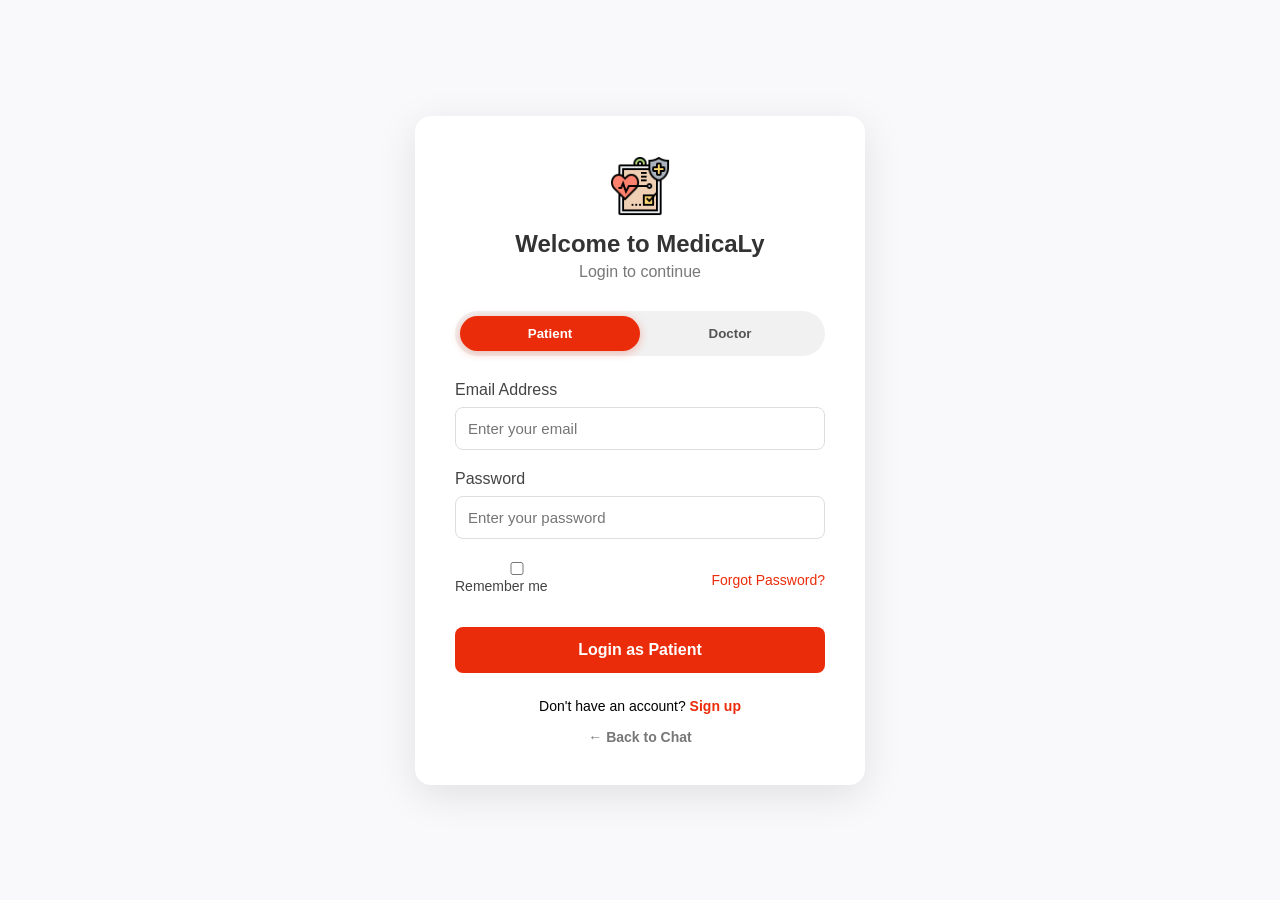
<file: frontend/login.html>
<!DOCTYPE html>
<html lang="en">
<head>
  <meta charset="UTF-8" />
  <meta name="viewport" content="width=device-width, initial-scale=1.0" />
  <title>MedicaLy - Login</title>
  <link rel="stylesheet" href="style.css?v=2" />
  <link rel="icon" href="assets/bot.png" />
</head>
<body>
  <div class="login-container">
    <div class="login-box">
      <div class="login-header">
        <img src="assets/logo.png" alt="MedMatch AI" class="logo" />
        <h2>Welcome to MedicaLy</h2>
        <p>Login to continue</p>
      </div>
      
      <div class="login-tabs">
        <button class="tab-btn active" onclick="switchTab('patient')">Patient</button>
        <button class="tab-btn" onclick="switchTab('doctor')">Doctor</button>
      </div>

      <form id="login-form" class="login-form">
        <div class="input-group">
          <label for="email">Email Address</label>
          <input type="email" id="email" placeholder="Enter your email" required />
        </div>
        <div class="input-group">
          <label for="password">Password</label>
          <input type="password" id="password" placeholder="Enter your password" required />
        </div>
        
        <div class="login-actions">
          <label><input type="checkbox" /> Remember me</label>
          <a href="#" class="forgot-password">Forgot Password?</a>
        </div>
        
        <div id="login-error" class="error-msg" style="display:none; color: #eb2c0a; margin-bottom: 10px; font-size: 14px; text-align: center; background: #ffebee; padding: 10px; border-radius: 8px;"></div>
        
        <button type="submit" class="submit-btn" id="login-submit-btn">Login as Patient</button>
      </form>
      
      <div class="login-footer">
        <p>Don't have an account? <a href="signup.html">Sign up</a></p>
        <a href="index.html" class="back-link">← Back to Chat</a>
      </div>
    </div>
  </div>

  <script src="notifications.js"></script>
  <script src="login.js?v=2"></script>
</body>
</html>
</file>
<file: frontend/style.css>
/* Base styles remain the same */
* {
  box-sizing: border-box;
}

body {
  margin: 0;
  font-family: 'Segoe UI', sans-serif;
  background-color: #f9f9fb;
  display: flex;
  justify-content: center;
  align-items: center;
  min-height: 100vh;
}

.chat-container {
  width: 90%;
  max-width: 900px;
  height: 90vh;
  border-radius: 16px;
  background-color: white;
  box-shadow: 0 10px 30px rgba(0,0,0,0.1);
  display: flex;
  flex-direction: column;
  overflow: hidden;
}

.chat-header {
  background-color: #eb2c0a;
  color: white;
  padding: 1rem;
  display: flex;
  align-items: center;
  justify-content: space-between;
}

.header-left {
  display: flex;
  align-items: center;
  gap: 12px;
}

.chat-header .logo {
  height: 60px;
}

.login-btn {
  background-color: white;
  color: #eb2c0a;
  padding: 8px 16px;
  border-radius: 20px;
  text-decoration: none;
  font-weight: 600;
  transition: all 0.3s ease;
  box-shadow: 0 2px 4px rgba(0,0,0,0.1);
}

.login-btn:hover {
  background-color: #f1f1f1;
  transform: translateY(-1px);
  box-shadow: 0 4px 8px rgba(0,0,0,0.15);
}

.chat-box {
  flex-grow: 1;
  padding: 1rem;
  overflow-y: auto;
  display: flex;
  flex-direction: column;
  gap: 10px;
  background-color: #f5f5f0;
}

.chat-message {
  display: flex;
  align-items: flex-start;
  gap: 10px;
  padding: 12px 16px;
  border-radius: 16px;
  max-width: 80%;
  animation: fadeIn 0.3s ease-in;
}

.user-message {
  background-color: #0b7285;
  color: #ffffff;
  align-self: flex-end;
  flex-direction: row-reverse;
}

.bot-message {
  background-color: #ffffff;
  border: 0.5px solid #e0e0e0;
  color: #1a1a1a;
  align-self: flex-start;
}

.chat-message img.icon {
  width: 28px;
  height: 28px;
  border-radius: 50%;
}

.chat-form {
  display: flex;
  padding: 1rem;
  border-top: 1px solid #ddd;
  gap: 8px;
}

.chat-form input {
  flex-grow: 1;
  padding: 10px;
  border-radius: 8px;
  border: 1px solid #ccc;
  font-size: 16px;
}

.chat-form button {
  padding: 10px 20px;
  border: none;
  background-color: #0b7285;
  color: white;
  border-radius: 8px;
  cursor: pointer;
}

.loader {
  display: flex;
  align-items: center;
  gap: 10px;
  padding: 12px 16px;
  background-color: #f1f1f1;
  border-radius: 16px;
  max-width: 60%;
  align-self: flex-start;
  animation: fadeIn 0.3s ease-in;
}

/* Optional: Toggle for 'Show AI Thoughts' */
.thoughts-toggle {
  padding: 0.5rem 1rem;
  font-size: 14px;
  color: #333;
  background-color: #eee;
  border: none;
  cursor: pointer;
  border-radius: 6px;
  margin: 0 1rem 0.5rem auto;
  align-self: flex-end;
}

@keyframes fadeIn {
  from { opacity: 0; transform: translateY(10px); }
  to { opacity: 1; transform: translateY(0); }
}

/* Login Page Styles */
.login-container {
  width: 100%;
  min-height: 100vh;
  display: flex;
  justify-content: center;
  align-items: center;
  background-color: #f9f9fb;
  padding: 20px 0;
}

.login-box {
  background: white;
  padding: 40px;
  border-radius: 16px;
  box-shadow: 0 10px 40px rgba(0,0,0,0.1);
  width: 100%;
  max-width: 450px;
  animation: fadeIn 0.4s ease-out;
}

.login-header {
  text-align: center;
  margin-bottom: 30px;
}

.login-header .logo {
  height: 60px;
  margin-bottom: 10px;
}

.login-header h2 {
  margin: 0 0 5px;
  color: #333;
}

.login-header p {
  color: #777;
  margin: 0;
}

.login-tabs {
  display: flex;
  background: #f1f1f1;
  border-radius: 25px;
  padding: 5px;
  margin-bottom: 25px;
}

.tab-btn {
  flex: 1;
  padding: 10px;
  border: none;
  background: transparent;
  border-radius: 20px;
  cursor: pointer;
  font-weight: 600;
  color: #555;
  transition: all 0.3s;
}

.tab-btn.active {
  background: #eb2c0a;
  color: white;
  box-shadow: 0 2px 10px rgba(235, 44, 10, 0.3);
}

.login-form .input-group {
  margin-bottom: 20px;
}

.login-form label {
  display: block;
  margin-bottom: 8px;
  font-weight: 500;
  color: #444;
}

.login-form input {
  width: 100%;
  padding: 12px;
  border: 1px solid #ddd;
  border-radius: 8px;
  font-size: 15px;
  transition: border-color 0.3s;
  box-sizing: border-box;
}

.login-form input:focus {
  border-color: #eb2c0a;
  outline: none;
}

.login-actions {
  display: flex;
  justify-content: space-between;
  align-items: center;
  margin-bottom: 25px;
  font-size: 14px;
}

.forgot-password {
  color: #eb2c0a;
  text-decoration: none;
}

.submit-btn {
  width: 100%;
  padding: 14px;
  background-color: #eb2c0a;
  color: white;
  border: none;
  border-radius: 8px;
  font-size: 16px;
  font-weight: 600;
  cursor: pointer;
  transition: background-color 0.3s;
}

.submit-btn:hover {
  background-color: #d12509;
}

.login-footer {
  text-align: center;
  margin-top: 25px;
  font-size: 14px;
}

.login-footer a {
  color: #eb2c0a;
  text-decoration: none;
  font-weight: 600;
}

.login-footer .back-link {
  display: block;
  margin-top: 15px;
  color: #777;
}

/* Signup specific styles */
.signup-box {
  max-width: 550px;
}

.input-row {
  display: flex;
  gap: 15px;
}

.input-row .input-group {
  flex: 1;
}

.checkbox-group {
  display: flex;
  flex-wrap: wrap;
  gap: 10px;
  margin-top: 5px;
}

.checkbox-group label {
  display: flex;
  align-items: center;
  gap: 5px;
  font-weight: normal;
  color: #555;
}

.checkbox-group input[type="checkbox"] {
  width: auto;
  margin: 0;
}
</file>
